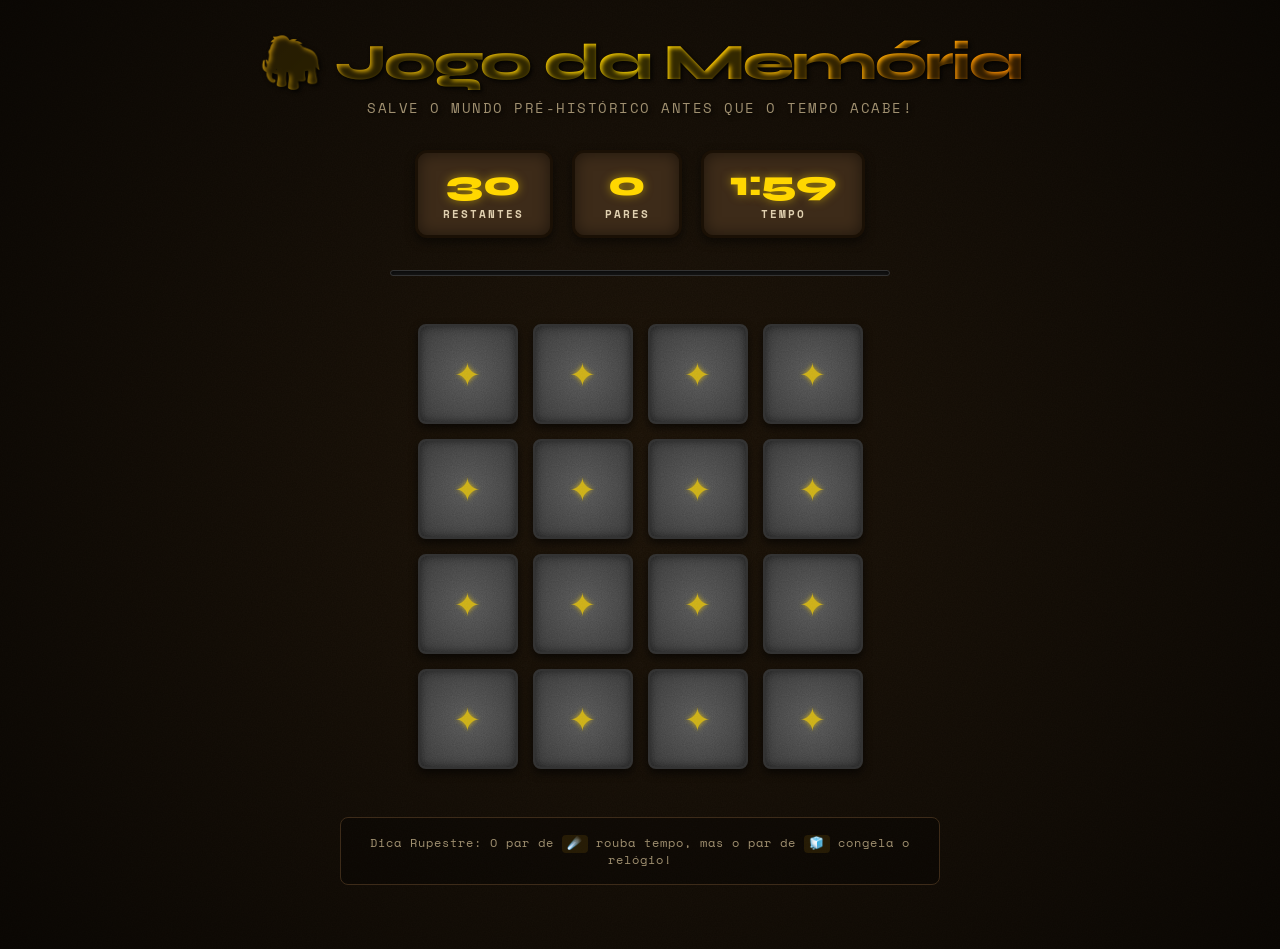
<file: index.html>
<!DOCTYPE html>
<html lang="pt-BR">
<head>
<meta charset="UTF-8">
<meta name="viewport" content="width=device-width, initial-scale=1.0">
<link rel="icon" href="data:image/svg+xml,<svg xmlns=%22http://www.w3.org/2000/svg%22 viewBox=%220 0 100 100%22><text y=%22.9em%22 font-size=%2290%22>🦣</text></svg>">
<title>Jogo da Memória — Idade da Pedra</title>
<link href="https://fonts.googleapis.com/css2?family=Space+Mono:wght@400;700&family=Syne:wght@700;800&display=swap" rel="stylesheet">

<style>
/* ============================================================
   🎨 VARIÁVEIS PRÉ-HISTÓRICAS
   ============================================================ */
:root {
  /* Cores de Fundo e Ambiente (Caverna) */
  --cor-fundo:       #2a1b0a; /* Marrom muito escuro */
  --cor-painel:      #3d2b19; /* Pedra escura */
  --cor-borda:       #1a1005; /* Borda quase preta */

  /* Estilo da Carta (Pedra Talhada) */
  --cor-carta-verso: #5c5c5c; /* Pedra Cinza */
  --cor-carta-frente:#a0522d; /* Terracota / Barro queimado */
  --cor-carta-borda: #333333;
  --cor-carta-hover: #707070; /* Pedra mais clara no hover */

  /* Estados e Efeitos */
  --cor-acerto:      #00ff88; /* Verde Neon Mineral */
  --cor-erro:        #ff4444; /* Vermelho Lava */
  --cor-destaque:    #b8860b; /* Ouro Velho */
  --cor-ouro:        #ffd700; /* Ouro Brilhante */

  /* Textos */
  --cor-texto:       #e0d0b0; /* Bege Osso/Areia */
  --cor-texto-dim:   #a09070; /* Marrom claro seco */

  /* Tipografia */
  --fonte-titulo:    'Syne', sans-serif;
  --fonte-corpo:     'Space Mono', monospace;

  /* Tamanhos e Formas (Menos regulares) */
  --tamanho-carta:   100px;
  --gap-grade:       15px;
  --raio-carta:      8px; /* Cantos menos arredondados */
  --raio-painel:     12px;

  --emoji-size:      2.8rem;
}

/* ============================================================
   RESET & BASE
   ============================================================ */
*, *::before, *::after { box-sizing: border-box; margin: 0; padding: 0; }

body {
  min-height: 100vh;
  /* Textura de Pedra de Caverna/Arte Rupestre */
  background:
    radial-gradient(circle at 50% 50%, rgba(0,0,0,0.4) 0%, rgba(0,0,0,0.8) 100%),
    url('data:image/svg+xml,<svg xmlns="http://www.w3.org/2000/svg" width="400" height="400" viewBox="0 0 400 400"><defs><filter id="n"><feTurbulence type="fractalNoise" baseFrequency="0.8" numOctaves="3" stitchTiles="stitch"/><feColorMatrix type="matrix" values="0 0 0 0 0.3 0 0 0 0 0.2 0 0 0 0 0.1 0 0 0 0.5 0"/></filter></defs><rect width="400" height="400" fill="%232a1b0a"/><rect width="400" height="400" filter="url(%23n)" opacity="0.3"/></svg>');
  background-color: var(--cor-fundo);
  font-family: var(--fonte-corpo);
  color: var(--cor-texto);
  display: flex;
  flex-direction: column;
  align-items: center;
  padding: 2rem 1rem 4rem;
  gap: 2rem;
}

/* ============================================================
   CABEÇALHO
   ============================================================ */
header {
  text-align: center;
  animation: fadeDown 0.8s ease both;
  text-shadow: 2px 2px 4px rgba(0,0,0,0.8);
}

header h1 {
  font-family: var(--fonte-titulo);
  font-size: clamp(2rem, 6vw, 3.2rem);
  font-weight: 800;
  letter-spacing: -2px;
  background: linear-gradient(135deg, var(--cor-destaque), var(--cor-ouro), #ff8800);
  -webkit-background-clip: text;
  -webkit-text-fill-color: transparent;
  background-clip: text;
  margin-bottom: 5px;
}

header p {
  font-size: 0.85rem;
  color: var(--cor-texto-dim);
  letter-spacing: 1.5px;
  text-transform: uppercase;
}

/* ============================================================
   PLACAR (Tábuas de Pedra)
   ============================================================ */
.placar {
  display: flex;
  gap: 1.2rem;
  animation: fadeDown 0.6s 0.2s ease both;
}

.stat {
  background: var(--cor-painel);
  /* Borda Irregular estilo pedra */
  border: 3px solid var(--cor-borda);
  border-radius: var(--raio-painel);
  box-shadow: inset 0 0 15px rgba(0,0,0,0.5), 0 4px 10px rgba(0,0,0,0.5);
  padding: 0.8rem 1.6rem;
  text-align: center;
  min-width: 110px;
  transition: transform 0.2s, box-shadow 0.2s;
  position: relative;
}

.stat:hover {
  transform: translateY(-3px) scale(1.02);
  box-shadow: inset 0 0 10px rgba(0,0,0,0.3), 0 6px 15px rgba(0,0,0,0.6);
}

.stat-valor {
  font-family: var(--fonte-titulo);
  font-size: 2.2rem;
  font-weight: 800;
  color: var(--cor-ouro);
  line-height: 1;
  text-shadow: 0 0 10px rgba(255, 215, 0, 0.5);
}

.stat-valor.pulsar { animation: pulsar 0.4s ease; }

.stat-label {
  font-size: 0.7rem;
  color: var(--cor-texto);
  letter-spacing: 2px;
  text-transform: uppercase;
  margin-top: 4px;
  font-weight: 700;
}

/* ============================================================
   BARRA DE PROGRESSO (Lava/Musgo)
   ============================================================ */
.progresso-wrap {
  width: min(500px, 90vw);
  height: 6px;
  background: #1a1a1a;
  border-radius: 50px;
  overflow: hidden;
  box-shadow: inset 0 2px 4px rgba(0,0,0,0.7);
  animation: fadeUp 0.6s 0.4s ease both;
  border: 1px solid #333;
}

.progresso-barra {
  height: 100%;
  /* Gradiente de Verde Musgo para Ouro */
  background: linear-gradient(90deg, #1a8a5f, var(--cor-acerto), var(--cor-ouro));
  border-radius: 50px;
  width: 0%;
  transition: width 0.5s cubic-bezier(0.4, 0, 0.2, 1);
  box-shadow: 0 0 10px var(--cor-acerto);
}

/* ============================================================
   GRADE DE CARTAS
   ============================================================ */
.grade {
  display: grid;
  grid-template-columns: repeat(4, var(--tamanho-carta));
  gap: var(--gap-grade);
  padding: 1rem;
  animation: fadeUp 0.8s 0.3s ease both;
}

/* ============================================================
   CARTA — ESTILO PEDRA TÁLICA
   ============================================================ */
.carta {
  width: var(--tamanho-carta);
  height: var(--tamanho-carta);
  cursor: pointer;
  perspective: 1000px; /* Aumentado para melhor efeito 3D */
}

.carta-inner {
  position: relative;
  width: 100%;
  height: 100%;
  transform-style: preserve-3d;
  transition: transform 0.6s cubic-bezier(0.23, 1, 0.32, 1);
  border-radius: var(--raio-carta);
  box-shadow: 0 4px 8px rgba(0,0,0,0.6);
}

.carta.virada .carta-inner,
.carta.acertada .carta-inner {
  transform: rotateY(180deg);
}

/* Faces */
.carta-frente,
.carta-verso {
  position: absolute;
  inset: 0;
  border-radius: var(--raio-carta);
  backface-visibility: hidden;
  -webkit-backface-visibility: hidden;
  display: flex;
  align-items: center;
  justify-content: center;
  border: 2px solid var(--cor-carta-borda);
  font-size: var(--emoji-size);
  user-select: none;
}

/* Verso: Bloco de Pedra Bruta */
.carta-verso {
  background-color: var(--cor-carta-verso);
  /* Textura de Pedra Bruta */
  background-image:
    url('data:image/svg+xml,<svg xmlns="http://www.w3.org/2000/svg" width="100" height="100" viewBox="0 0 100 100"><defs><filter id="p"><feTurbulence type="fractalNoise" baseFrequency="0.9" numOctaves="2" stitchTiles="stitch"/><feColorMatrix type="matrix" values="0 0 0 0 0 0 0 0 0 0 0 0 0 0 0 0 0 0 0.4 0"/></filter></defs><rect width="100" height="100" filter="url(%23p)" opacity="0.5"/></svg>'),
    radial-gradient(circle at 50% 50%, #666 0%, #444 100%);
  color: var(--cor-ouro); /* Cor do símbolo central */
  font-size: 2rem;
  transition: background 0.3s, border-color 0.3s;
  box-shadow: inset 0 0 10px rgba(0,0,0,0.5);
}

/* Símbolo central no verso (✦) */
.icone-verso {
  opacity: 0.7;
  text-shadow: 0 0 5px var(--cor-ouro);
}

.carta:not(.virada):not(.acertada):hover .carta-verso {
  background-color: var(--cor-carta-hover);
  border-color: var(--cor-destaque);
  transform: scale(1.03);
}

/* Frente: Terracota/Barro Queimado */
.carta-frente {
  background-color: var(--cor-carta-frente);
  background-image: radial-gradient(circle at 50% 50%, #b0623d 0%, #80421d 100%);
  transform: rotateY(180deg);
  box-shadow: inset 0 0 15px rgba(0,0,0,0.5);
}

/* Estado acertado (Brilho Mineral) */
.carta.acertada .carta-frente {
  border-color: var(--cor-acerto);
  box-shadow: 0 0 20px rgba(0, 255, 136, 0.6), inset 0 0 20px rgba(0,0,0,0.5);
  animation: brilharAcerto 0.6s ease;
}

/* Estado errado (Lava/Agitação) */
.carta.errado .carta-inner {
  animation: shake 0.5s ease;
}

.carta.errado .carta-frente {
  border-color: var(--cor-erro);
  box-shadow: 0 0 15px var(--cor-erro), inset 0 0 15px rgba(0,0,0,0.5);
}

/* ============================================================
   MODAIS (Vitória e Game Over)
   ============================================================ */
.vitoria {
  display: none;
  flex-direction: column;
  align-items: center;
  gap: 1rem;
  background: var(--cor-painel);
  /* Textura de Pedra Escura nas Modais */
  background-image: url('data:image/svg+xml,<svg xmlns="http://www.w3.org/2000/svg" width="200" height="200" viewBox="0 0 200 200"><defs><filter id="n"><feTurbulence type="fractalNoise" baseFrequency="0.8" numOctaves="3" stitchTiles="stitch"/><feColorMatrix type="matrix" values="0 0 0 0 0 0 0 0 0 0 0 0 0 0 0 0 0 0 0.6 0"/></filter></defs><rect width="200" height="200" filter="url(%23n)" opacity="0.2"/></svg>');
  border: 4px solid var(--cor-borda);
  border-radius: var(--raio-painel);
  padding: 2.5rem 3rem;
  text-align: center;
  box-shadow: 0 10px 30px rgba(0,0,0,0.8), inset 0 0 20px rgba(0,0,0,0.5);
  animation: escalar 0.6s cubic-bezier(0.34, 1.56, 0.64, 1) both;
  position: fixed;
  top: 50%;
  left: 50%;
  transform: translate(-50%, -50%);
  z-index: 1000;
  max-width: 90vw;
}

.vitoria.visivel { display: flex; }

.vitoria-emoji { font-size: 4rem; margin-bottom: 0.5rem; animation: flutuar 2s ease-in-out infinite; }

.vitoria h2 {
  font-family: var(--fonte-titulo);
  font-size: 2.2rem;
  background: linear-gradient(135deg, var(--cor-ouro), #ff8800, var(--cor-acerto));
  -webkit-background-clip: text;
  -webkit-text-fill-color: transparent;
  background-clip: text;
  text-shadow: 0 2px 4px rgba(0,0,0,0.5);
}

/* Estilo específico para Game Over (Vulcão) */
#game-over h2 {
  background: linear-gradient(135deg, #ff4444, #ff8800, #550000);
  -webkit-background-clip: text;
  background-clip: text;
}

.vitoria p { font-size: 0.9rem; color: var(--cor-texto); margin-bottom: 1rem; }

/* ============================================================
   BOTÕES (Pedra Polida com Ouro)
   ============================================================ */
button {
  font-family: var(--fonte-corpo);
  font-size: 0.85rem;
  font-weight: 700;
  letter-spacing: 2px;
  text-transform: uppercase;
  color: #2a1b0a; /* Marrom escuro */
  /* Gradiente de Ouro Velho */
  background: linear-gradient(135deg, #b8860b, var(--cor-ouro), #ccac00);
  border: 3px solid #664400; /* Borda escura de ouro */
  border-radius: 50px;
  padding: 0.9rem 2.2rem;
  cursor: pointer;
  transition: all 0.3s ease;
  box-shadow: 0 4px 0 #664400, 0 6px 15px rgba(0,0,0,0.5);
  text-shadow: 0 1px 0 rgba(255,255,255,0.3);
}

button:hover {
  transform: translateY(-2px);
  background: linear-gradient(135deg, var(--cor-ouro), #ffdb4d);
  box-shadow: 0 4px 0 #664400, 0 8px 20px rgba(0,0,0,0.6);
}

button:active {
  transform: translateY(2px);
  box-shadow: 0 0 0 #664400, 0 2px 5px rgba(0,0,0,0.5);
}

/* Botão secundário (Voltar no Tempo) */
#btn-reiniciar {
  margin-top: 1rem;
}

/* ============================================================
   TEXTO POPUP (Efeitos de Carta)
   ============================================================ */
.popup-texto {
  position: fixed;
  top: 50%;
  left: 50%;
  transform: translate(-50%, -50%);
  font-family: var(--fonte-titulo);
  font-size: 3.5rem;
  font-weight: 800;
  pointer-events: none;
  z-index: 2000;
  text-shadow: 0 0 15px rgba(0,0,0,0.8), 2px 2px 4px rgba(0,0,0,1);
  animation: subirEFade 1.8s ease-out forwards;
}

/* ============================================================
   RODAPÉ DICA (Rupestre)
   ============================================================ */
.dica {
  font-size: 0.75rem;
  color: var(--cor-texto-dim);
  letter-spacing: 1px;
  margin-top: auto;
  padding: 1rem;
  background: rgba(0,0,0,0.3);
  border-radius: 8px;
  max-width: 600px;
  text-align: center;
  border: 1px solid #3d2b19;
}

.dica code {
  color: var(--cor-ouro);
  background: rgba(184, 134, 11, 0.15);
  padding: 2px 5px;
  border-radius: 4px;
  font-weight: 700;
}

/* ============================================================
   ANIMAÇÕES
   ============================================================ */
@keyframes fadeDown {
  from { opacity: 0; transform: translateY(-30px); }
  to   { opacity: 1; transform: translateY(0); }
}

@keyframes fadeUp {
  from { opacity: 0; transform: translateY(30px); }
  to   { opacity: 1; transform: translateY(0); }
}

@keyframes pulsar {
  0%   { transform: scale(1); }
  50%  { transform: scale(1.2); text-shadow: 0 0 15px var(--cor-ouro); }
  100% { transform: scale(1); }
}

@keyframes shake {
  0%, 100% { transform: rotateY(180deg) translateX(0); }
  20%       { transform: rotateY(180deg) translateX(-8px) rotateZ(-1deg); }
  40%       { transform: rotateY(180deg) translateX(8px) rotateZ(1deg); }
  60%       { transform: rotateY(180deg) translateX(-5px); }
  80%       { transform: rotateY(180deg) translateX(5px); }
}

@keyframes brilharAcerto {
  0%   { box-shadow: 0 0 0 0 rgba(0, 255, 136, 0.8); }
  70%  { box-shadow: 0 0 30px 10px rgba(0, 255, 136, 0); }
  100% { box-shadow: 0 0 20px rgba(0, 255, 136, 0.6); }
}

@keyframes escalar {
  from { opacity: 0; transform: translate(-50%, -50%) scale(0.8); }
  to   { opacity: 1; transform: translate(-50%, -50%) scale(1); }
}

@keyframes flutuar {
  0%, 100% { transform: translateY(0); }
  50%       { transform: translateY(-10px); }
}

@keyframes subirEFade {
  0% { opacity: 0; transform: translate(-50%, 0%) scale(0.8); }
  15% { opacity: 1; transform: translate(-50%, -50%) scale(1.1); }
  30% { opacity: 1; transform: translate(-50%, -50%) scale(1); }
  100% { opacity: 0; transform: translate(-50%, -200%) scale(1); }
}

/* ============================================================
   RESPONSIVO
   ============================================================ */
@media (max-width: 480px) {
  :root {
    --tamanho-carta: 75px;
    --gap-grade: 10px;
    --emoji-size: 2rem;
  }
  .placar { gap: 0.8rem; flex-wrap: wrap; justify-content: center; }
  .stat { min-width: 90px; padding: 0.6rem 1rem; }
  .stat-valor { font-size: 1.8rem; }
  .vitoria { padding: 2rem; width: 95vw; }
}
</style>
</head>
<body>

<header>
  <h1>🦣 Jogo da Memória</h1>
  <p>Salve o mundo pré-histórico antes que o tempo acabe!</p>
</header>

<div class="placar">
  <div class="stat">
    <div class="stat-valor" id="tentativas">30</div>
    <div class="stat-label">Restantes</div>
  </div>
  <div class="stat">
    <div class="stat-valor" id="acertos">0</div>
    <div class="stat-label">Pares</div>
  </div>
  <div class="stat">
    <div class="stat-valor" id="tempo">2:00</div>
    <div class="stat-label">Tempo</div>
  </div>
</div>

<div class="progresso-wrap">
  <div class="progresso-barra" id="progresso"></div>
</div>

<div class="grade" id="grade" role="list" aria-label="Grade de cartas do jogo da memória">
  </div>

<div class="vitoria" id="vitoria" role="alert" aria-live="polite">
  <div class="vitoria-emoji">🏆</div>
  <h2>Mundo Salvo!</h2>
  <p id="msg-vitoria">Você salvou os dinossauros da extinção!</p>
  <button onclick="iniciarJogo()">Jogar Novamente 🦖</button>
</div>

<div class="vitoria" id="game-over" role="alert" aria-live="polite">
  <div class="vitoria-emoji">🌋</div>
  <h2>Extinção!</h2>
  <p>O vulcão erupcionou ou o meteoro colidiu.</p>
  <button onclick="iniciarJogo()">Voltar no Tempo ⌛</button>
</div>

<div class="dica">
  <p>Dica Rupestre: O par de <code>☄️</code> rouba tempo, mas o par de <code>🧊</code> congela o relógio!</p>
</div>

<script>
// ============================================================
//  🔊 MOTOR DE ÁUDIO (HTML Audio API — arquivos externos)
//  Coloque os arquivos .mp3 numa pasta chamada "sons/" 
//  ao lado do index.html.
//
//  Sons necessários:
//    sons/inicio.mp3    → toca ao iniciar o jogo
//    sons/acerto.mp3    → par normal encontrado
//    sons/erro.mp3      → cartas não combinam
//    sons/gelo.mp3      → par de 🧊 encontrado
//    sons/meteoro.mp3   → par de ☄️ encontrado
//    sons/heartbeat.mp3 → batida de coração (loop nos últimos 10s)
//    sons/gameover.mp3  → derrota
//    sons/vitoria.mp3   → vitória
//
//  Sites gratuitos para baixar sons:
//    freesound.org | mixkit.co | pixabay.com/sound-effects
// ============================================================

const SONS = {
    inicio:    new Audio('sons/inicio.mp3'),
    acerto:    new Audio('sons/acerto.mp3'),
    erro:      new Audio('sons/erro.mp3'),
    gelo:      new Audio('sons/gelo.mp3'),
    meteoro:   new Audio('sons/meteoro.mp3'),
    heartbeat: new Audio('sons/heartbeat.mp3'),
    gameover:  new Audio('sons/gameover.mp3'),
    vitoria:   new Audio('sons/vitoria.mp3'),
};

// Heartbeat toca em loop contínuo
SONS.heartbeat.loop = true;

// Toca um som pelo nome — reinicia do início se já estiver tocando
function tocar(nome) {
    const som = SONS[nome];
    if (!som) return;
    som.currentTime = 0;
    som.play().catch(() => {}); // .catch evita erro no console se o arquivo não existir
}

// Aliases para manter os mesmos nomes usados no jogo
function somInicio()   { tocar('inicio'); }
function somAcerto()   { tocar('acerto'); }
function somErro()     { tocar('erro'); }
function somGelo()     { tocar('gelo'); }
function somMeteoro()  { tocar('meteoro'); }
function somGameOver() { pararBatidaCoracao(); tocar('gameover'); }
function somVitoria()  { pararBatidaCoracao(); tocar('vitoria'); }

// Batida de coração: usa loop nativo do Audio, sem setInterval
function iniciarBatidaCoracao() {
    SONS.heartbeat.currentTime = 0;
    SONS.heartbeat.play().catch(() => {});
}

function pararBatidaCoracao() {
    SONS.heartbeat.pause();
    SONS.heartbeat.currentTime = 0;
}

// ============================================================
//  CONFIGURAÇÕES & ESTADO
// ============================================================
const EMOJIS = ['🦖', '🦕', '🐉', '🏞️', '☄️', '🌋', '🌧️', '🧊'];
const TOTAL_PARES = EMOJIS.length;

// Estado do Jogo
let tempoCongelado = false;
let cartasViradas = [];
let acertos = 0;
let tentativasRestantes = 30;
let tempoRestante = 120; // segundos
let bloqueado = false;
let timerID = null;

// ============================================================
//  FUNÇÕES AUXILIARES DE UI
// ============================================================
function atualizarTempoUI() {
    const min = Math.floor(tempoRestante / 60);
    const seg = tempoRestante % 60;
    const tempoEl = document.getElementById('tempo');
    tempoEl.textContent = `${min}:${seg.toString().padStart(2, '0')}`;
    
    // Feedback visual de tempo acabando
    if (tempoRestante <= 10 && !tempoCongelado) {
        tempoEl.style.color = 'var(--cor-erro)';
        tempoEl.parentElement.style.borderColor = 'var(--cor-erro)';
        // Inicia batida de coração na primeira vez que chega em 10
        if (tempoRestante === 10) iniciarBatidaCoracao();
    } else if (!tempoCongelado) {
        tempoEl.style.color = '';
        tempoEl.parentElement.style.borderColor = '';
    }
}

function atualizarStatUI(id, valor) {
    const el = document.getElementById(id);
    el.textContent = valor;
    el.classList.remove('pulsar');
    void el.offsetWidth; // Trigger reflow para reiniciar animação
    el.classList.add('pulsar');
}

function mostrarEfeito(texto, cor) {
    const div = document.createElement('div');
    div.textContent = texto;
    div.className = 'popup-texto';
    div.style.color = cor;
    document.body.appendChild(div);
    
    // Remove o elemento após a animação terminar
    setTimeout(() => div.remove(), 1800);
}

// ============================================================
//  LÓGICA PRINCIPAL DO JOGO
// ============================================================
function iniciarJogo() {
    pararBatidaCoracao();
    setTimeout(somInicio, 100);

    // Reset de estado
    cartasViradas = [];
    acertos = 0;
    tentativasRestantes = 30;
    tempoRestante = 120;
    bloqueado = false;
    tempoCongelado = false;

    // Reset de UI
    document.getElementById('tentativas').textContent = tentativasRestantes;
    document.getElementById('acertos').textContent = '0';
    document.getElementById('progresso').style.width = '0%';
    document.getElementById('tempo').style.color = '';
    document.getElementById('tempo').parentElement.style.borderColor = '';
    
    // Fechar Modais
    document.getElementById('vitoria').classList.remove('visivel');
    document.getElementById('game-over').classList.remove('visivel');
    
    atualizarTempoUI();

    // Iniciar Cronômetro
    clearInterval(timerID);
    timerID = setInterval(contarTempo, 1000);

    // Embaralhar ( Fisher-Yates )
    const pares = [...EMOJIS, ...EMOJIS];
    for (let i = pares.length - 1; i > 0; i--) {
        const j = Math.floor(Math.random() * (i + 1));
        [pares[i], pares[j]] = [pares[j], pares[i]];
    }

    // Renderizar Grade
    const grade = document.getElementById('grade');
    grade.innerHTML = '';

    pares.forEach((emoji) => {
        const carta = document.createElement('div');
        carta.className = 'carta';
        carta.dataset.emoji = emoji;
        carta.setAttribute('role', 'listitem');
        carta.setAttribute('aria-label', 'Carta oculta');
        
        carta.innerHTML = `
            <div class="carta-inner">
                <div class="carta-verso">
                    <span class="icone-verso">✦</span>
                </div>
                <div class="carta-frente" aria-hidden="true">
                    ${emoji}
                </div>
            </div>`;
        
        carta.onclick = () => clicarCarta(carta);
        grade.appendChild(carta);
    });
}

function clicarCarta(carta) {
    // Verifica bloqueios: animação rodando, carta já virada ou já acertada
    if (bloqueado || carta.classList.contains('virada') || carta.classList.contains('acertada')) return;

    carta.classList.add('virada');
    carta.setAttribute('aria-label', `Carta revelada: ${carta.dataset.emoji}`);
    cartasViradas.push(carta);

    // Se virou apenas a primeira carta, aguarda
    if (cartasViradas.length < 2) return;

    // --- Processar Segunda Carta ---
    bloqueado = true; // Bloqueia cliques até processar o par
    tentativasRestantes--;
    atualizarStatUI('tentativas', tentativasRestantes);

    const [c1, c2] = cartasViradas;
    
    // Verificar se é Par
    if (c1.dataset.emoji === c2.dataset.emoji) {
        // ✅ ACERTOU
        c1.classList.add('acertada');
        c2.classList.add('acertada');
        c1.setAttribute('aria-label', `Par encontrado: ${c1.dataset.emoji}`);
        c2.setAttribute('aria-label', `Par encontrado: ${c2.dataset.emoji}`);
        
        // --- Efeitos Especiais de Cartas ---
        // ☄️ Efeito Meteoro (Perde Tempo)
        if (c1.dataset.emoji === '☄️') {
            tempoRestante -= 15;
            if (tempoRestante < 0) tempoRestante = 0;
            atualizarTempoUI();
            mostrarEfeito("-15 SEG", "var(--cor-erro)");
            somMeteoro();
        } 
        // 🧊 Efeito Gelo (Congela Tempo)
        else if (c1.dataset.emoji === '🧊') {
            tempoCongelado = true;
            document.getElementById('tempo').style.color = 'var(--cor-acerto)';
            document.getElementById('tempo').parentElement.style.borderColor = 'var(--cor-acerto)';
            mostrarEfeito("TEMPO CONGELADO!", "var(--cor-acerto)");
            somGelo();
            pararBatidaCoracao(); // Gelo também pausa a batida de coração
            
            // Timeout para descongelar
            setTimeout(() => {
                tempoCongelado = false;
                // Só volta a cor se o tempo não estiver acabando
                if (tempoRestante > 10) {
                    document.getElementById('tempo').style.color = '';
                    document.getElementById('tempo').parentElement.style.borderColor = '';
                }
            }, 15000); // 15 segundos
        } else {
            // Acerto normal
            mostrarEfeito("PAR!", "var(--cor-ouro)");
            somAcerto();
        }

        acertos++;
        atualizarStatUI('acertos', acertos);
        
        // Atualizar Barra de Progresso
        const porcentagem = (acertos / TOTAL_PARES) * 100;
        document.getElementById('progresso').style.width = `${porcentagem}%`;
        
        // Limpar estado de viradas e desbloquear
        cartasViradas = [];
        bloqueado = false;

        // Verificar Vitória
        if (acertos === TOTAL_PARES) {
            setTimeout(() => finalizarJogo(true), 600);
        }

    } else {
        // ❌ ERROU
        c1.classList.add('errado');
        c2.classList.add('errado');
        somErro();
        
        // Espera animação de erro (shake) terminar e desvira
        setTimeout(() => {
            c1.classList.remove('virada', 'errado');
            c2.classList.remove('virada', 'errado');
            c1.setAttribute('aria-label', 'Carta oculta');
            c2.setAttribute('aria-label', 'Carta oculta');
            cartasViradas = [];
            bloqueado = false; // Desbloqueia cliques
        }, 1000);
    }

    // --- Verificar Derrota por Tentativas ---
    // (Apenas se não ganhou nesta jogada)
    if (tentativasRestantes <= 0 && acertos < TOTAL_PARES) {
        setTimeout(() => finalizarJogo(false), 1000);
    }
}

function contarTempo() {
    // Se o tempo estiver congelado pelo Gelo, não faz nada
    if (tempoCongelado) return;

    tempoRestante--;
    atualizarTempoUI();
    
    // Verificar Derrota por Tempo
    if (tempoRestante <= 0) {
        finalizarJogo(false);
    }
}

function finalizarJogo(venceu) {
    clearInterval(timerID); // Para o cronômetro
    bloqueado = true; // Bloqueia qualquer clique final
    
    if (venceu) {
        // Calcula tempo total gasto
        const tempoGasto = 120 - tempoRestante;
        const min = Math.floor(tempoGasto / 60);
        const seg = tempoGasto % 60;
        document.getElementById('msg-vitoria').textContent = `Você salvou o mundo em ${min}:${seg.toString().padStart(2, '0')} com ${tentativasRestantes} tentativas restantes!`;
        document.getElementById('vitoria').classList.add('visivel');
        setTimeout(somVitoria, 200);
    } else {
        // Exibe modal de Game Over
        document.getElementById('game-over').classList.add('visivel');
        setTimeout(somGameOver, 100);
    }
}

// ============================================================
//  INICIALIZAÇÃO
// ============================================================
// Inicia o jogo automaticamente ao carregar a página
window.onload = iniciarJogo;

</script>
</body>
</html>
</file>
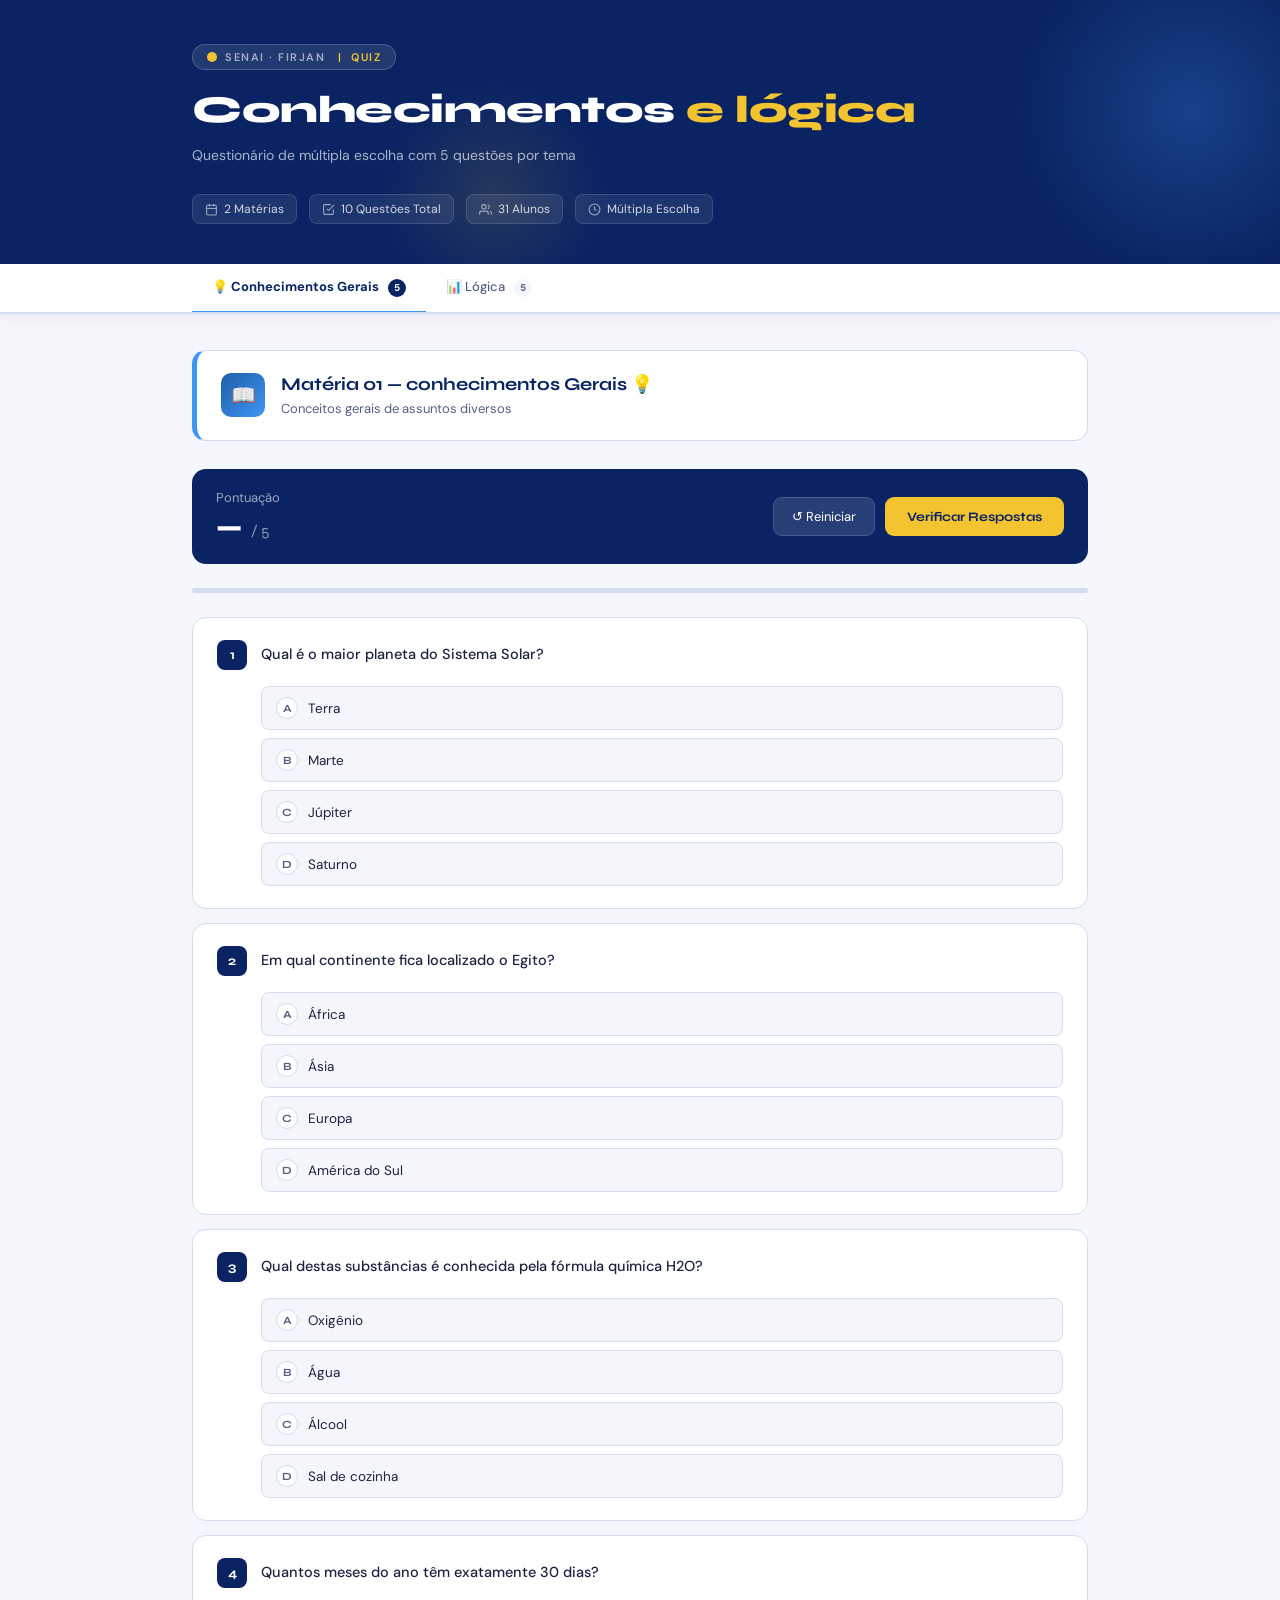
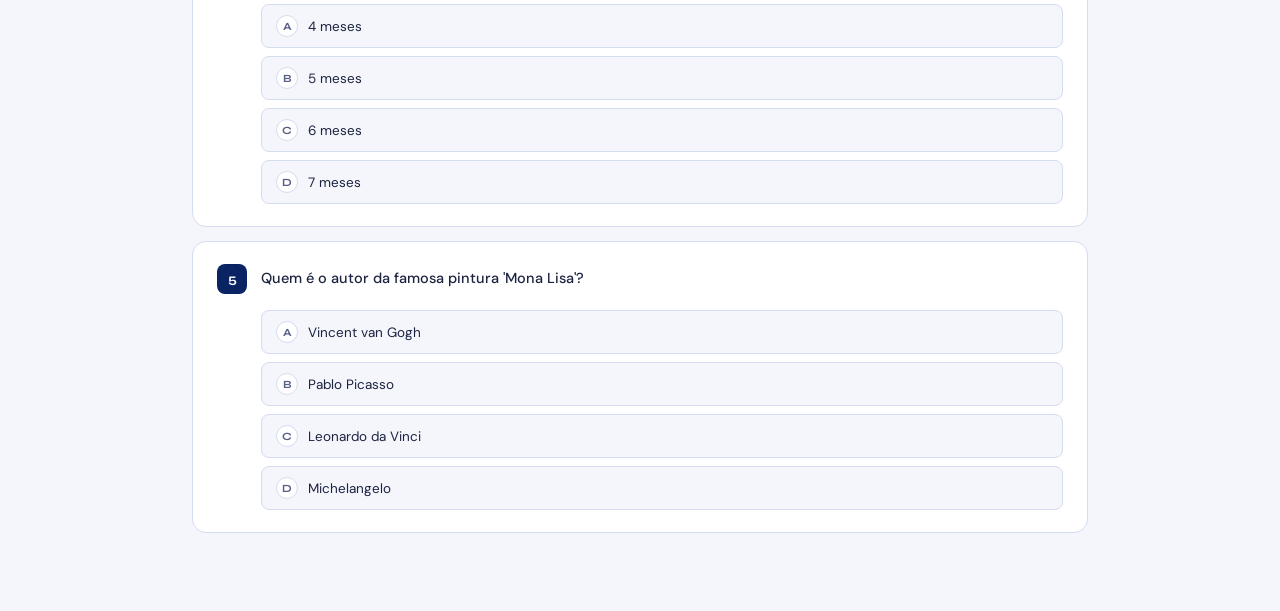
<file: Quiz/index.html>
<!DOCTYPE html>
<html lang="pt-BR">
<head>
<meta charset="UTF-8">
<meta name="viewport" content="width=device-width, initial-scale=1.0">
<title>Questionário — Conhecimentos | SENAI</title>
<link rel="stylesheet" href="style_quiz.css">
<script src="script_quiz.js" defer></script>

</head>
<body>

<header>
  <div class="header-inner">
    <div class="header-badge">
      <svg width="10" height="10" viewBox="0 0 10 10" fill="none"><circle cx="5" cy="5" r="5" fill="#F4C430"/></svg>
      <span>SENAI · FIRJAN</span> &nbsp;|&nbsp; Quiz
    </div>
    <h1>Conhecimentos <em> e lógica</em></h1>
    <p class="header-sub">Questionário de múltipla escolha com 5 questões por tema</p>
    <div class="header-meta">
      <div class="meta-chip">
        <svg width="13" height="13" viewBox="0 0 24 24" fill="none" stroke="currentColor" stroke-width="2"><rect x="3" y="4" width="18" height="18" rx="2"/><line x1="16" y1="2" x2="16" y2="6"/><line x1="8" y1="2" x2="8" y2="6"/><line x1="3" y1="10" x2="21" y2="10"/></svg>
        2 Matérias
      </div>
      <div class="meta-chip">
        <svg width="13" height="13" viewBox="0 0 24 24" fill="none" stroke="currentColor" stroke-width="2"><path d="M9 11l3 3L22 4"/><path d="M21 12v7a2 2 0 01-2 2H5a2 2 0 01-2-2V5a2 2 0 012-2h11"/></svg>
        10 Questões Total
      </div>
      <div class="meta-chip">
        <svg width="13" height="13" viewBox="0 0 24 24" fill="none" stroke="currentColor" stroke-width="2"><path d="M17 21v-2a4 4 0 00-4-4H5a4 4 0 00-4 4v2"/><circle cx="9" cy="7" r="4"/><path d="M23 21v-2a4 4 0 00-3-3.87"/><path d="M16 3.13a4 4 0 010 7.75"/></svg>
        31 Alunos
      </div>
      <div class="meta-chip">
        <svg width="13" height="13" viewBox="0 0 24 24" fill="none" stroke="currentColor" stroke-width="2"><circle cx="12" cy="12" r="10"/><polyline points="12 6 12 12 16 14"/></svg>
        Múltipla Escolha
      </div>
    </div>
  </div>
</header>

<div class="tabs-bar">
  <div class="tabs-inner">
    <button class="tab-btn active" onclick="showTab(0)">💡 Conhecimentos Gerais <span class="tab-num">5</span></button>
    <button class="tab-btn" onclick="showTab(1)">📊 Lógica <span class="tab-num">5</span></button>
    <button class="tab-btn" onclick="showTab(2)"style="display:none;">⚙️Java Script <span class="tab-num">10</span></button>
    <button class="tab-btn" onclick="showTab(3)" style="display:none;">❌<span class="tab-num">10</span></button>
    <button class="tab-btn" onclick="showTab(4)" style="display:none;">❌<span class="tab-num">10</span></button>
  </div>
</div>

<main>

<!-- ══════════════════════════ AULA 01 ══════════════════════════ -->
<div class="section active" id="section-0">
  <div class="section-header">
    <div class="section-icon">📖</div>
    <div class="section-info">
      <h2>Matéria 01 — conhecimentos Gerais 💡</h2>
      <p>Conceitos gerais de assuntos diversos</p>
    </div>
  </div>
  <div class="score-box" id="score-0">
    <div>
      <div class="score-label">Pontuação</div>
      <div class="score-value" id="scoreVal-0">— <span>/ 5</span></div>
    </div>
    <div style="display:flex;gap:10px;flex-wrap:wrap">
      <button class="reset-btn" onclick="resetSection(0)">↺ Reiniciar</button>
      <button class="check-btn" onclick="checkSection(0)">Verificar Respostas</button>
    </div>
  </div>
  <div class="progress-bar-wrap"><div class="progress-bar-fill" id="prog-0" style="width:0%"></div></div>
  <div id="questions-0"></div>
</div>

<!-- ══════════════════════════ AULA 02 ══════════════════════════ -->
<div class="section" id="section-1">
  <div class="section-header">
    <div class="section-icon">🧠</div>
    <div class="section-info">
      <h2>Matéria 02 — Lógica 📊</h2>
      <p>Conceitos de lógica e resolução de problemas.</p>
    </div>
  </div>
  <div class="score-box" id="score-1">
    <div>
      <div class="score-label">Pontuação</div>
      <div class="score-value" id="scoreVal-1">— <span>/ 5</span></div>
    </div>
    <div style="display:flex;gap:10px;flex-wrap:wrap">
      <button class="reset-btn" onclick="resetSection(1)">↺ Reiniciar</button>
      <button class="check-btn" onclick="checkSection(1)">Verificar Respostas</button>
    </div>
  </div>
  <div class="progress-bar-wrap"><div class="progress-bar-fill" id="prog-1" style="width:0%"></div></div>
  <div id="questions-1"></div>
</div>

<!-- ══════════════════════════ AULA 03 ══════════════════════════ -->
<div class="section" id="section-2">
  <div class="section-header">
    <div class="section-icon">⚙️</div>
    <div class="section-info">
      <h2>Matéria 03 — JavaScript 🧠</h2>
      <p>Conceitos de JavaScript, sintaxe, variáveis, tipos de dados, funções, manipulação do DOM e eventos.</p>
    </div>
  </div>
  <div class="score-box" id="score-2">
    <div>
      <div class="score-label">Pontuação</div>
      <div class="score-value" id="scoreVal-2">— <span>/ 10</span></div>
    </div>
    <div style="display:flex;gap:10px;flex-wrap:wrap">
      <button class="reset-btn" onclick="resetSection(2)">↺ Reiniciar</button>
      <button class="check-btn" onclick="checkSection(2)">Verificar Respostas</button>
    </div>
  </div>
  <div class="progress-bar-wrap"><div class="progress-bar-fill" id="prog-2" style="width:0%"></div></div>
  <div id="questions-2"></div>
</div>

<!-- ══════════════════════════ AULA 04 ══════════════════════════ -->
<div class="section" id="section-3">
  <div class="section-header">
    <div class="section-icon">🐳</div>
    <div class="section-info">
      <h2>Aula 04 — Introdução ao Docker e Fechamento do Módulo</h2>
      <p>Virtualização, diferença entre VM e Container, conceitos-chave do Docker (Image, Container, Dockerfile, Docker Hub) e comandos básicos.</p>
    </div>
  </div>
  <div class="score-box" id="score-3">
    <div>
      <div class="score-label">Pontuação</div>
      <div class="score-value" id="scoreVal-3">— <span>/ 10</span></div>
    </div>
    <div style="display:flex;gap:10px;flex-wrap:wrap">
      <button class="reset-btn" onclick="resetSection(3)">↺ Reiniciar</button>
      <button class="check-btn" onclick="checkSection(3)">Verificar Respostas</button>
    </div>
  </div>
  <div class="progress-bar-wrap"><div class="progress-bar-fill" id="prog-3" style="width:0%"></div></div>
  <div id="questions-3"></div>
</div>

<!-- ══════════════════════════ GUIA ══════════════════════════ -->
<div class="section" id="section-4">
  <div class="section-header">
    <div class="section-icon">📋</div>
    <div class="section-info">
      <h2>Como importar para o Google Forms</h2>
      <p>Passo a passo para criar o formulário de avaliação no Google Forms com todas as 40 questões.</p>
    </div>
  </div>
  <div class="export-guide">
    <h3>📋 Passos para criar o Google Forms</h3>
    <div class="steps">
      <div class="step"><strong>Passo 1</strong>Acesse forms.google.com e clique em "+" para criar um novo formulário.</div>
      <div class="step"><strong>Passo 2</strong>Dê o título: "Avaliação — Programador Front-End | Módulo Básico".</div>
      <div class="step"><strong>Passo 3</strong>Adicione uma seção por aula (botão de seção). Nomeie cada seção com o título da aula.</div>
      <div class="step"><strong>Passo 4</strong>Para cada pergunta, escolha o tipo "Múltipla escolha" e cole a pergunta + alternativas desta página.</div>
      <div class="step"><strong>Passo 5</strong>Ative "Gabarito" (botão roxo "Questionário" nas configurações) e marque a alternativa correta em cada questão.</div>
      <div class="step"><strong>Passo 6</strong>Nas configurações, ative "Reúna endereços de e-mail" para identificar os 31 alunos.</div>
    </div>
  </div>
  <div id="gabarito-list"></div>
</div>

</main>

<script>

</script>
</body>
</html>
</file>
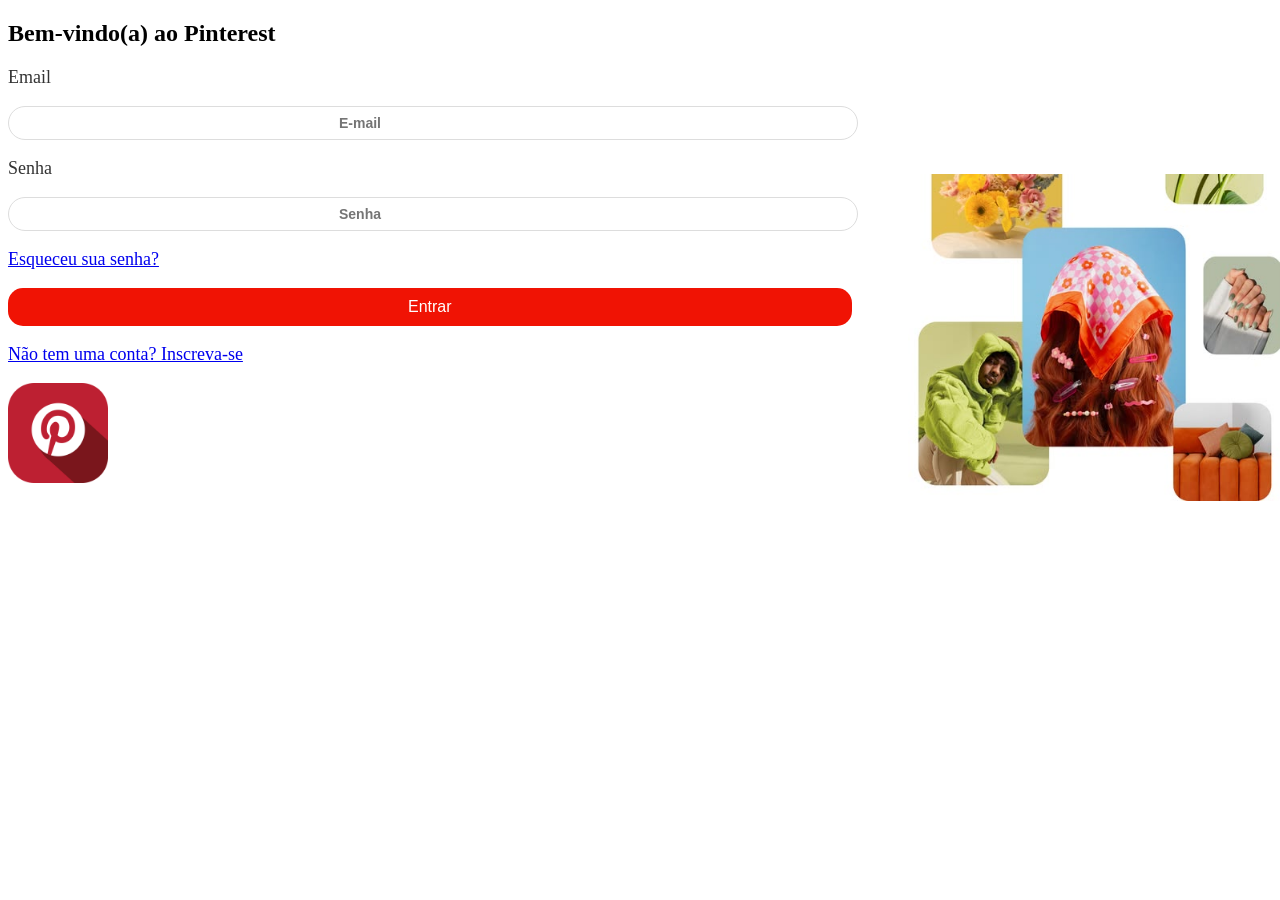
<file: trabalho-html/index.html>
<!DOCTYPE html>
<html lang="pt-br">

<head>
    <meta charset="UTF-8">
    <meta name="viewport" content="width=device-width, initial-scale=1.0">
    <title>Pinterest - Brasil 2026</title>
    <link rel="stylesheet" href="style.css">
    <script src="script.js"></script>
    <link rel="icon" type="image/x-icon" href="src/imagens/favicon.ico">
</head>

<body>
    <section>
        <div id="login">
            <h1>Bem-vindo(a) ao Pinterest</h1>
            <p>Email</p>
            <input type="text" id="email" placeholder="E-mail">
            <p>Senha</p>
            <input type="password" id="senha" placeholder="Senha"><br>

            <p><a href="#">Esqueceu sua senha?</a></p>

            <button id="login-button" onclick="login()">Entrar</button>
            <p><a href="#">Não tem uma conta? Inscreva-se</a></p>
        </div>
    </section>
    <section>
        <div id="home" style="display: none;">
            <h1>Sua página de criaividade e inspirações está aqui!</h1>
            <p>Explore ideias, crie painéis e compartilhe suas inspirações.</p>
            <button id="logout-button" onclick="logout()">Sair</button>
        </div>
    </section>


    <div>
        <img src="src/imagens/logotipo-do-pinterest.png" id="icone" alt="Ícone do Pinterest">
    </div>

    <div>
        <img src="src/imagens/imagem-home.jpg" id="imagem" alt="uma sobreposição de imagens com paletas de cores vivas">
    </div>

</body>

</html>
</file>
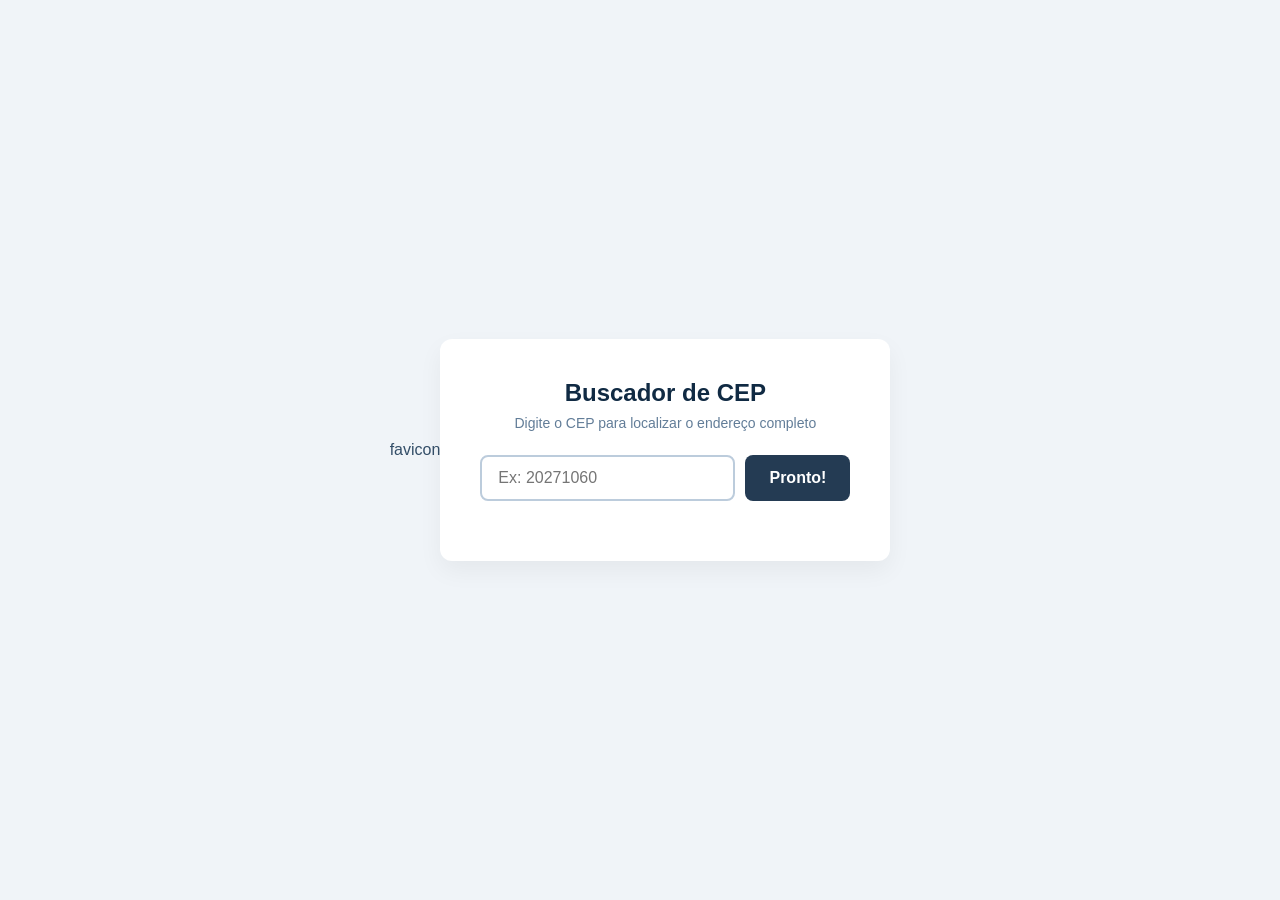
<file: projeto-cep.html>
<!DOCTYPE html>
<html lang="pt-br">

<head>
    <meta charset="UTF-8">
    <meta name="viewport" content="width=device-width, initial-scale=1.0">
    <link rel="stylesheet" href="style2.css">
    <title>Teste de CEP</title>
    favicon
    <link rel="🎯" type="image/png" href="🎯">

    <script>
        async function teste() {
            let cep = document.getElementById('valor').value;
            let div = document.getElementById('resultado');

            // Feedback visual de carregamento usando a classe certa do CSS
            div.innerHTML = "<p class='carregando'>Buscando endereço...</p>";

            cep = cep.replace(/\D/g, '');
            if (cep.length !== 8) {
                // Mensagem usando a classe 'erro' para ficar dentro do card vermelho
                div.innerHTML = "<span class='erro'>CEP inválido! Digite 8 números.</span>";
                return;
            }

            try {
                let resposta = await fetch(`https://viacep.com.br/ws/${cep}/json/`);
                let dados = await resposta.json();

                if (dados.erro) {
                    div.innerHTML = "<span class='erro'>CEP não encontrado!</span>";
                } else {
                    // Injeta a estrutura de blocos (cards de resultado) que o CSS vai estilizar
                    div.innerHTML = `
                        <div class='item-resultado'><strong>Logradouro:</strong> <span>${dados.logradouro || 'Não informado'}</span></div>
                        <div class='item-resultado'><strong>Bairro:</strong> <span>${dados.bairro || 'Não informado'}</span></div>
                        <div class='item-resultado'><strong>Região:</strong> <span>${dados.regiao || 'Não informado'}</span></div>
                        <div class='item-resultado'><strong>Cidade:</strong> <span>${dados.localidade} - ${dados.uf}</span></div>
                        <div class='item-resultado'><strong>DDD:</strong> <span>${dados.ddd || 'Não informado'}</span></div>
                    `;
                }

            } catch (erro) {
                div.innerHTML = "<span class='erro'>Erro ao conectar no serviço de CEP.</span>";
            }
        }
    </script>
</head>

<body>

    <main class="container">
        <h1>Buscador de CEP</h1>
        <p class="subtitulo">Digite o CEP para localizar o endereço completo</p>

        <div class="busca-box">
            <input type="text" id="valor" placeholder="Ex: 20271060" maxlength="9">
            <button onclick="teste()">Pronto!</button>
        </div>

        <div id="resultado"></div>
    </main>

</body>

</html>
</file>
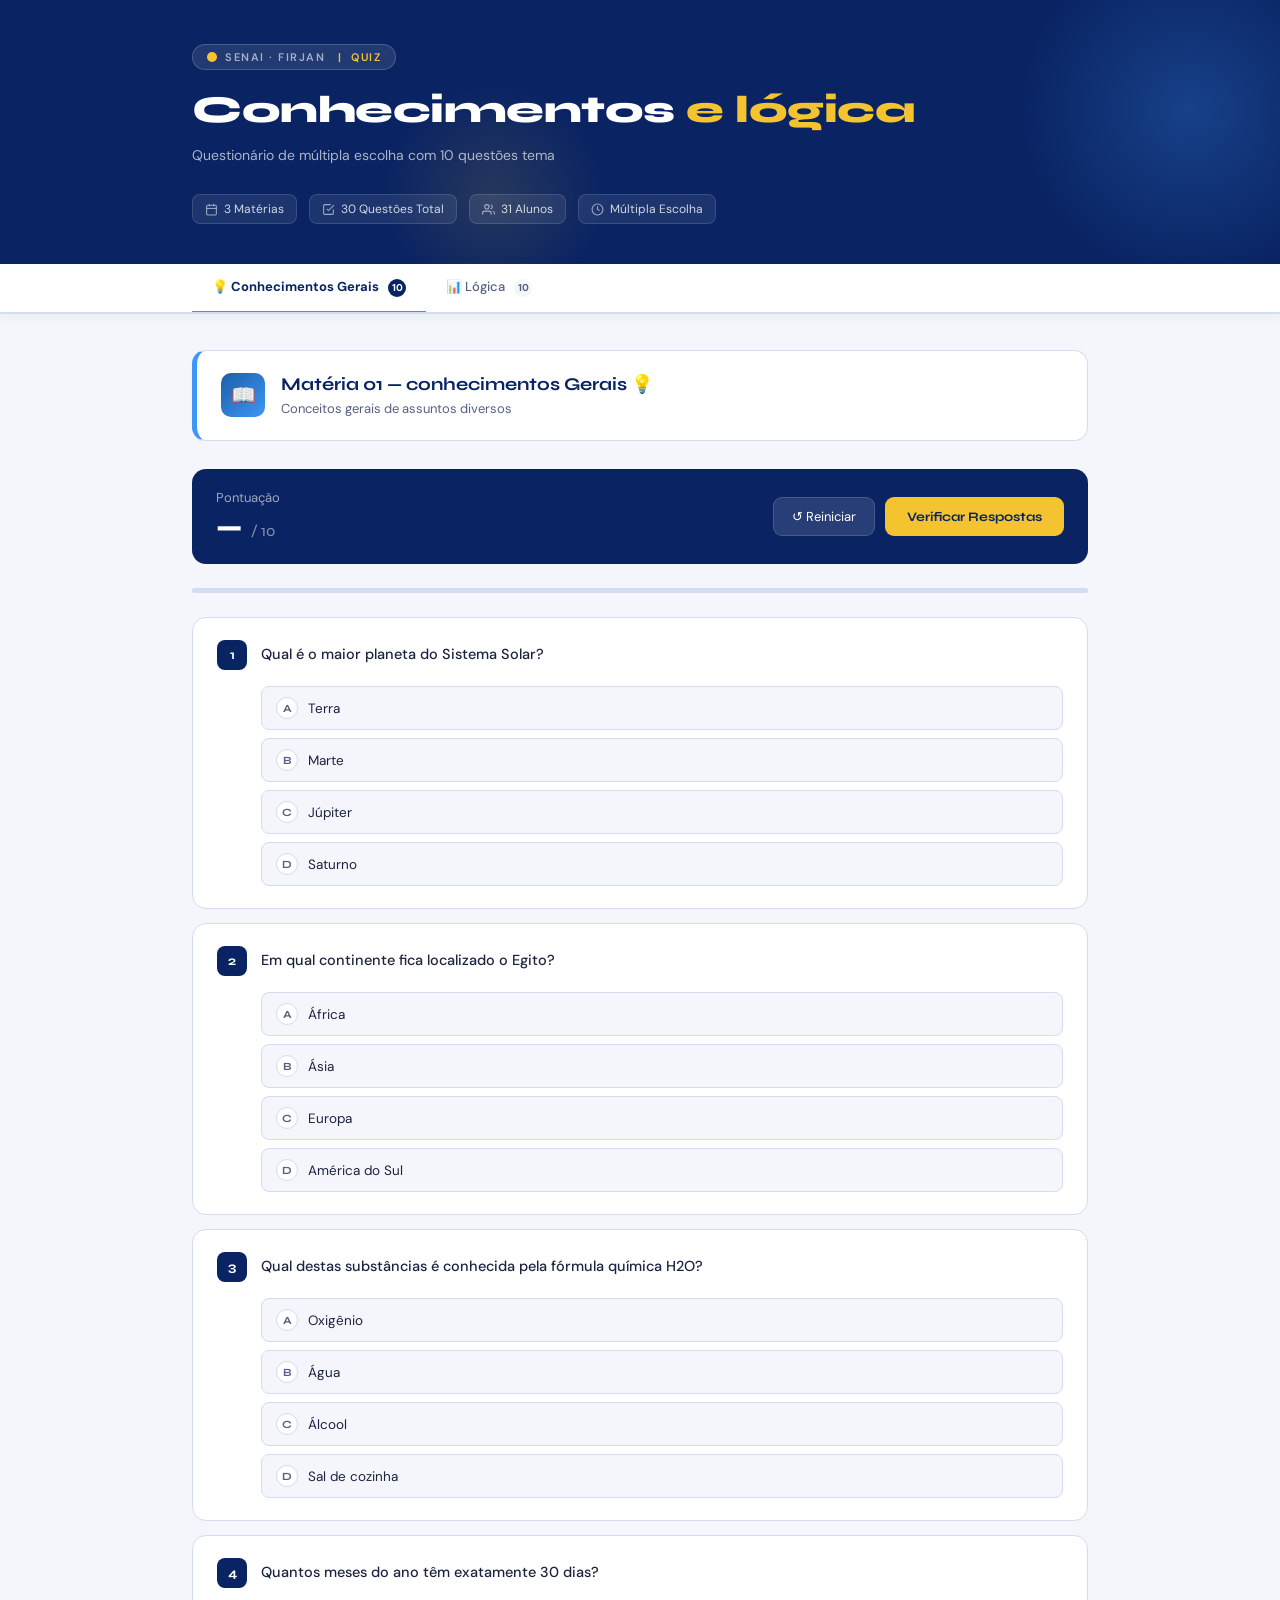
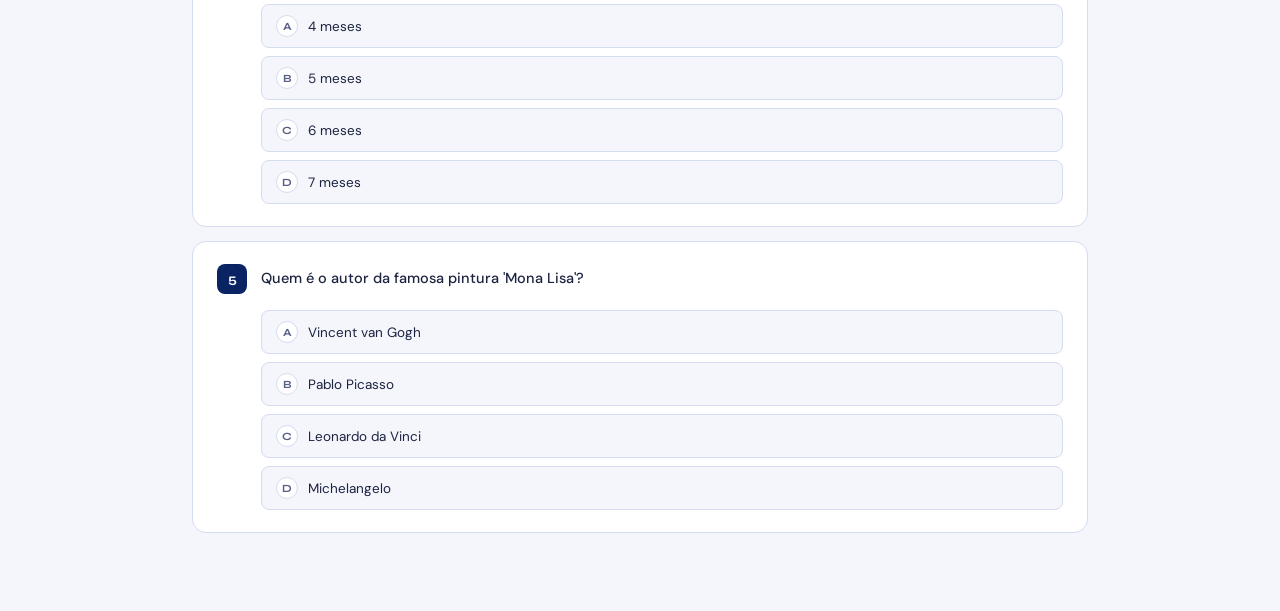
<file: quiz_desenvolvimento_web_senai.html>
<!DOCTYPE html>
<html lang="pt-BR">
<head>
<meta charset="UTF-8">
<meta name="viewport" content="width=device-width, initial-scale=1.0">
<title>Questionário — Conhecimentos | SENAI</title>
<link rel="stylesheet" href="style_quiz.css">
<script src="script_quiz.js" defer></script>

</head>
<body>

<header>
  <div class="header-inner">
    <div class="header-badge">
      <svg width="10" height="10" viewBox="0 0 10 10" fill="none"><circle cx="5" cy="5" r="5" fill="#F4C430"/></svg>
      <span>SENAI · FIRJAN</span> &nbsp;|&nbsp; Quiz
    </div>
    <h1>Conhecimentos <em> e lógica</em></h1>
    <p class="header-sub">Questionário de múltipla escolha com 10 questões tema</p>
    <div class="header-meta">
      <div class="meta-chip">
        <svg width="13" height="13" viewBox="0 0 24 24" fill="none" stroke="currentColor" stroke-width="2"><rect x="3" y="4" width="18" height="18" rx="2"/><line x1="16" y1="2" x2="16" y2="6"/><line x1="8" y1="2" x2="8" y2="6"/><line x1="3" y1="10" x2="21" y2="10"/></svg>
        3 Matérias
      </div>
      <div class="meta-chip">
        <svg width="13" height="13" viewBox="0 0 24 24" fill="none" stroke="currentColor" stroke-width="2"><path d="M9 11l3 3L22 4"/><path d="M21 12v7a2 2 0 01-2 2H5a2 2 0 01-2-2V5a2 2 0 012-2h11"/></svg>
        30 Questões Total
      </div>
      <div class="meta-chip">
        <svg width="13" height="13" viewBox="0 0 24 24" fill="none" stroke="currentColor" stroke-width="2"><path d="M17 21v-2a4 4 0 00-4-4H5a4 4 0 00-4 4v2"/><circle cx="9" cy="7" r="4"/><path d="M23 21v-2a4 4 0 00-3-3.87"/><path d="M16 3.13a4 4 0 010 7.75"/></svg>
        31 Alunos
      </div>
      <div class="meta-chip">
        <svg width="13" height="13" viewBox="0 0 24 24" fill="none" stroke="currentColor" stroke-width="2"><circle cx="12" cy="12" r="10"/><polyline points="12 6 12 12 16 14"/></svg>
        Múltipla Escolha
      </div>
    </div>
  </div>
</header>

<div class="tabs-bar">
  <div class="tabs-inner">
    <button class="tab-btn active" onclick="showTab(0)">💡 Conhecimentos Gerais <span class="tab-num">10</span></button>
    <button class="tab-btn" onclick="showTab(1)">📊 Lógica <span class="tab-num">10</span></button>
    <button class="tab-btn" onclick="showTab(2)"style="display:none;">⚙️Java Script <span class="tab-num">10</span></button>
    <button class="tab-btn" onclick="showTab(3)" style="display:none;">❌<span class="tab-num">10</span></button>
    <button class="tab-btn" onclick="showTab(4)" style="display:none;">❌<span class="tab-num">10</span></button>
  </div>
</div>

<main>

<!-- ══════════════════════════ AULA 01 ══════════════════════════ -->
<div class="section active" id="section-0">
  <div class="section-header">
    <div class="section-icon">📖</div>
    <div class="section-info">
      <h2>Matéria 01 — conhecimentos Gerais 💡</h2>
      <p>Conceitos gerais de assuntos diversos</p>
    </div>
  </div>
  <div class="score-box" id="score-0">
    <div>
      <div class="score-label">Pontuação</div>
      <div class="score-value" id="scoreVal-0">— <span>/ 10</span></div>
    </div>
    <div style="display:flex;gap:10px;flex-wrap:wrap">
      <button class="reset-btn" onclick="resetSection(0)">↺ Reiniciar</button>
      <button class="check-btn" onclick="checkSection(0)">Verificar Respostas</button>
    </div>
  </div>
  <div class="progress-bar-wrap"><div class="progress-bar-fill" id="prog-0" style="width:0%"></div></div>
  <div id="questions-0"></div>
</div>

<!-- ══════════════════════════ AULA 02 ══════════════════════════ -->
<div class="section" id="section-1">
  <div class="section-header">
    <div class="section-icon">🧠</div>
    <div class="section-info">
      <h2>Matéria 02 — Lógica 📊</h2>
      <p>Conceitos de lógica e resolução de problemas.</p>
    </div>
  </div>
  <div class="score-box" id="score-1">
    <div>
      <div class="score-label">Pontuação</div>
      <div class="score-value" id="scoreVal-1">— <span>/ 10</span></div>
    </div>
    <div style="display:flex;gap:10px;flex-wrap:wrap">
      <button class="reset-btn" onclick="resetSection(1)">↺ Reiniciar</button>
      <button class="check-btn" onclick="checkSection(1)">Verificar Respostas</button>
    </div>
  </div>
  <div class="progress-bar-wrap"><div class="progress-bar-fill" id="prog-1" style="width:0%"></div></div>
  <div id="questions-1"></div>
</div>

<!-- ══════════════════════════ AULA 03 ══════════════════════════ -->
<div class="section" id="section-2">
  <div class="section-header">
    <div class="section-icon">⚙️</div>
    <div class="section-info">
      <h2>Matéria 03 — JavaScript 🧠</h2>
      <p>Conceitos de JavaScript, sintaxe, variáveis, tipos de dados, funções, manipulação do DOM e eventos.</p>
    </div>
  </div>
  <div class="score-box" id="score-2">
    <div>
      <div class="score-label">Pontuação</div>
      <div class="score-value" id="scoreVal-2">— <span>/ 10</span></div>
    </div>
    <div style="display:flex;gap:10px;flex-wrap:wrap">
      <button class="reset-btn" onclick="resetSection(2)">↺ Reiniciar</button>
      <button class="check-btn" onclick="checkSection(2)">Verificar Respostas</button>
    </div>
  </div>
  <div class="progress-bar-wrap"><div class="progress-bar-fill" id="prog-2" style="width:0%"></div></div>
  <div id="questions-2"></div>
</div>

<!-- ══════════════════════════ AULA 04 ══════════════════════════ -->
<div class="section" id="section-3">
  <div class="section-header">
    <div class="section-icon">🐳</div>
    <div class="section-info">
      <h2>Aula 04 — Introdução ao Docker e Fechamento do Módulo</h2>
      <p>Virtualização, diferença entre VM e Container, conceitos-chave do Docker (Image, Container, Dockerfile, Docker Hub) e comandos básicos.</p>
    </div>
  </div>
  <div class="score-box" id="score-3">
    <div>
      <div class="score-label">Pontuação</div>
      <div class="score-value" id="scoreVal-3">— <span>/ 10</span></div>
    </div>
    <div style="display:flex;gap:10px;flex-wrap:wrap">
      <button class="reset-btn" onclick="resetSection(3)">↺ Reiniciar</button>
      <button class="check-btn" onclick="checkSection(3)">Verificar Respostas</button>
    </div>
  </div>
  <div class="progress-bar-wrap"><div class="progress-bar-fill" id="prog-3" style="width:0%"></div></div>
  <div id="questions-3"></div>
</div>

<!-- ══════════════════════════ GUIA ══════════════════════════ -->
<div class="section" id="section-4">
  <div class="section-header">
    <div class="section-icon">📋</div>
    <div class="section-info">
      <h2>Como importar para o Google Forms</h2>
      <p>Passo a passo para criar o formulário de avaliação no Google Forms com todas as 40 questões.</p>
    </div>
  </div>
  <div class="export-guide">
    <h3>📋 Passos para criar o Google Forms</h3>
    <div class="steps">
      <div class="step"><strong>Passo 1</strong>Acesse forms.google.com e clique em "+" para criar um novo formulário.</div>
      <div class="step"><strong>Passo 2</strong>Dê o título: "Avaliação — Programador Front-End | Módulo Básico".</div>
      <div class="step"><strong>Passo 3</strong>Adicione uma seção por aula (botão de seção). Nomeie cada seção com o título da aula.</div>
      <div class="step"><strong>Passo 4</strong>Para cada pergunta, escolha o tipo "Múltipla escolha" e cole a pergunta + alternativas desta página.</div>
      <div class="step"><strong>Passo 5</strong>Ative "Gabarito" (botão roxo "Questionário" nas configurações) e marque a alternativa correta em cada questão.</div>
      <div class="step"><strong>Passo 6</strong>Nas configurações, ative "Reúna endereços de e-mail" para identificar os 31 alunos.</div>
    </div>
  </div>
  <div id="gabarito-list"></div>
</div>

</main>

<script>

</script>
</body>
</html>
</file>
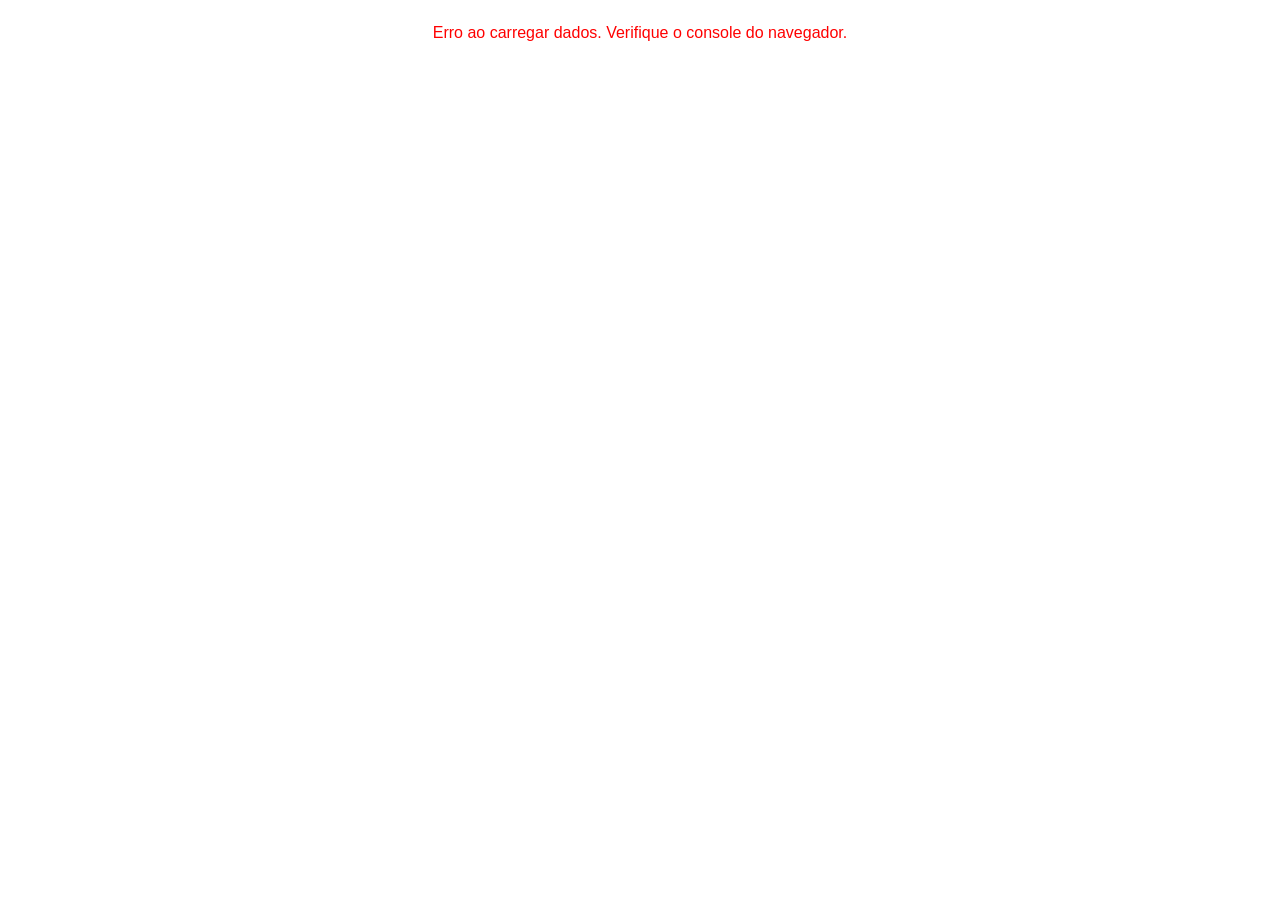
<file: Bandeiras/countries.html>
<!DOCTYPE html>
<html lang="pt-BR">
<head>
    <meta charset="UTF-8">
    <meta name="viewport" content="width=device-width, initial-scale=1.0">
    <title>Lista de Países</title>
    <style>
        /* Estilos básicos apenas para organizar as bandeiras em grade */
        #paises-container {
            display: flex;
            flex-wrap: wrap;
            gap: 20px;
            justify-content: center;
            font-family: sans-serif;
        }
        .card-pais {
            border: 1px solid #ddd;
            border-radius: 8px;
            padding: 15px;
            width: 150px;
            text-align: center;
            box-shadow: 2px 2px 5px rgba(0,0,0,0.1);
        }
        .card-pais img {
            width: 100%;
            height: auto;
            border: 1px solid #eee;
        }
        .card-pais h3 {
            font-size: 14px;
            margin: 10px 0 0 0;
        }
    </style>
</head>
<body>

    <div id="paises-container">Carregando países...</div>

    <script>
        // 2. FUNÇÃO ASYNC AWAIT ATUALIZADA
        async function carregarPaises() {
            const url = 'https://restcountries.com/v3.1/all?fields=name,flags';
            const container = document.getElementById('paises-container');

            // Garante que o container existe antes de tentar mudar o innerHTML
            if (!container) {
                console.error("Erro: O elemento #paises-container não foi encontrado no HTML.");
                return;
            }

            try {
                const resposta = await fetch(url);
                
                if (!resposta.ok) {
                    throw new Error(`Erro na API: ${resposta.status}`);
                }

                const paises = await resposta.json();

                // Ordena os países em ordem alfabética pelo nome comum
                paises.sort((a, b) => a.name.common.localeCompare(b.name.common));

                // Mapeia os dados para gerar as tags HTML
                const htmlGerado = paises.map(pais => {
                    return `
                        <div class="card-pais">
                            <img src="${pais.flags.svg}" alt="Bandeira de ${pais.name.common}">
                            <h3>${pais.name.common}</h3>
                        </div>
                    `;
                }).join('');

                // Aplica ao innerHTML
                container.innerHTML = htmlGerado;

            } catch (erro) {
                console.error('Erro detalhado:', erro);
                container.innerHTML = `<p style="color: red;">Erro ao carregar dados. Verifique o console do navegador.</p>`;
            }
        }

        // 3. ESSA LINHA GARANTE QUE A FUNÇÃO SÓ RODA QUANDO O HTML ESTIVER PRONTO
        document.addEventListener('DOMContentLoaded', carregarPaises);
    </script>
</body>
</html>
</file>
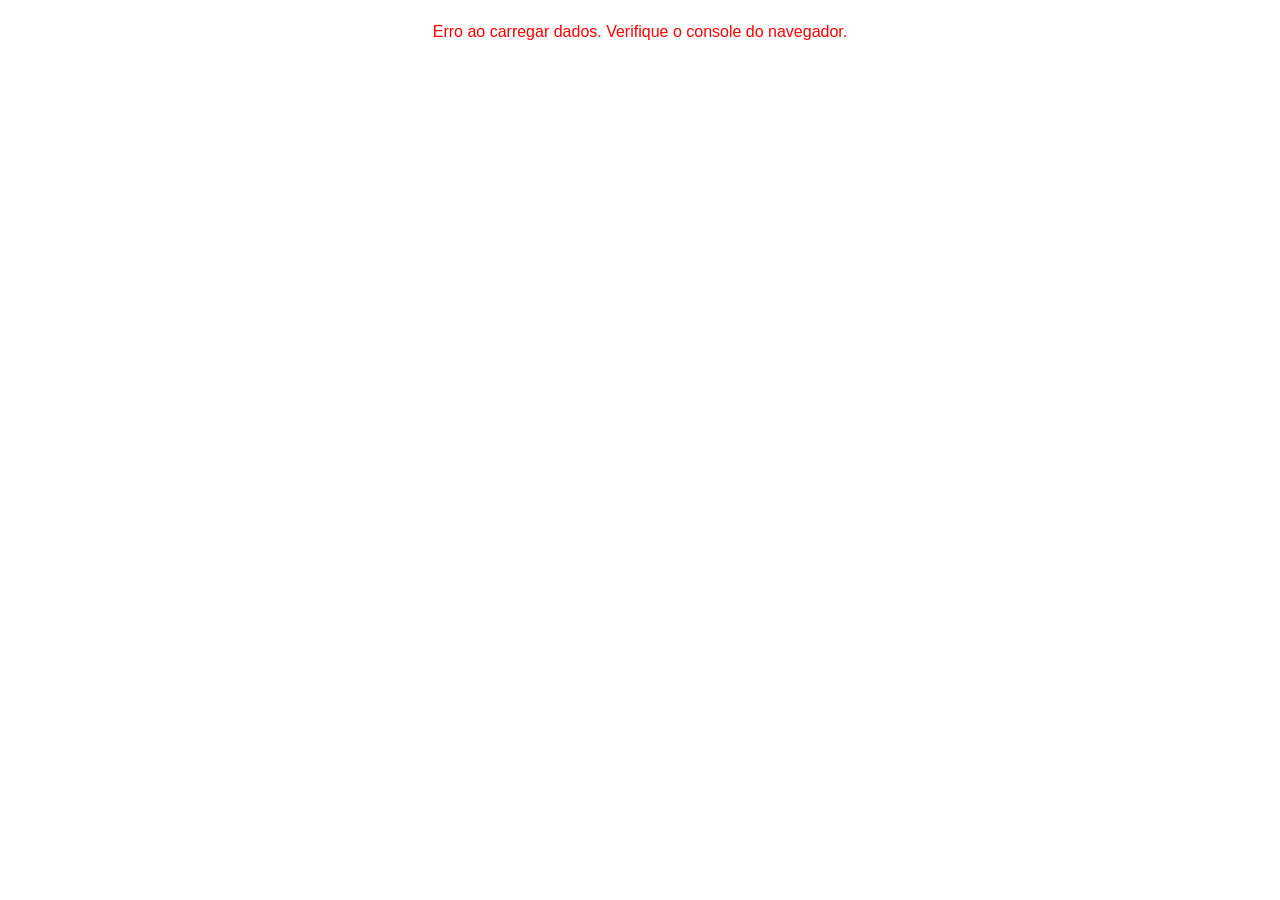
<file: Bandeiras/teste.html>
<!DOCTYPE html>
<html lang="pt-BR">
<head>
    <meta charset="UTF-8">
    <meta name="viewport" content="width=device-width, initial-scale=1.0">
    <title>Lista de Países</title>
    <link rel="stylesheet" href="https://cdn.jsdelivr.net/npm/bootstrap@4.0.0/dist/css/bootstrap.min.css" integrity="sha384-Gn5384xqQ1aoWXA+058RXPxPg6fy4IWvTNh0E263XmFcJlSAwiGgFAW/dAiS6JXm" crossorigin="anonymous">
    <style>
        /* Estilos básicos apenas para organizar as bandeiras em grade */
        #paises-container {
            display: flex;
            flex-wrap: wrap;
            gap: 20px;
            justify-content: center;
            font-family: sans-serif;
            padding: 20px;
        }

        .card-pais {
            border: 1px solid #ddd;
            border-radius: 8px;
            padding: 15px;
            width: 150px;
            text-align: center;
            box-shadow: 2px 2px 5px rgba(0,0,0,0.1);
            transition: transform 0.2s, box-shadow 0.2s;
            cursor: pointer; /* Transforma o card todo em clicável */
            background-color: #fff;
        }

        .card-pais:hover {
            transform: scale(1.05);
            box-shadow: 2px 2px 10px rgba(0,0,0,0.2);
        }

        .card-pais img {
            width: 100%;
            height: auto;
            border: 1px solid #eee;
            border-radius: 4px;
        }
        
        .card-pais h3 {
            font-size: 14px;
            margin: 10px 0 0 0;
            color: #333;
        }

        /* --- ESTILIZAÇÃO DO NOVO ALERTA CUSTOMIZADO (MODAL) --- */
        .modal-overlay {
            position: fixed;
            top: 0;
            left: 0;
            width: 100%;
            height: 100%;
            background-color: rgba(0, 0, 0, 0.4);
            backdrop-filter: blur(4px); /* Efeito de fundo desfocado super moderno */
            display: flex;
            justify-content: center;
            align-items: center;
            z-index: 1000;
            opacity: 0;
            pointer-events: none;
            transition: opacity 0.3s ease;
        }

        /* Classe ativa para mostrar o modal */
        .modal-overlay.active {
            opacity: 1;
            pointer-events: auto;
        }

        .modal-box {
            background-color: #fff;
            padding: 25px;
            border-radius: 12px;
            max-width: 450px;
            width: 90%;
            box-shadow: 0 10px 25px rgba(0, 0, 0, 0.2);
            text-align: center;
            font-family: sans-serif;
            transform: scale(0.8);
            transition: transform 0.3s ease;
        }

        .modal-overlay.active .modal-box {
            transform: scale(1);
        }

        .modal-box h2 {
            margin-top: 0;
            color: #222;
            font-size: 20px;
        }

        .modal-box p {
            color: #555;
            font-size: 15px;
            line-height: 1.5;
            margin: 20px 0;
        }

        .modal-btn {
            background-color: #007bff;
            color: white;
            border: none;
            padding: 10px 24px;
            font-size: 14px;
            font-weight: bold;
            border-radius: 6px;
            cursor: pointer;
            transition: background 0.2s;
        }

        .modal-btn:hover {
            background-color: #0056b3;
        }
    </style>
</head>
<body>

    <div id="paises-container">Carregando países...</div>

    <div id="custom-modal" class="modal-overlay">
        <div class="modal-box">
            <h2 id="modal-titulo">Informações da Bandeira</h2>
            <p id="modal-texto">Descrição aqui...</p>
            <button class="modal-btn" id="modal-fechar">Entendi e ir para o mapa</button>
        </div>
    </div>

    <script>
        // Variáveis globais para controlar o próximo passo após fechar o modal
        let urlDestinoGlobal = '';

        // Função para exibir o alerta customizado
        function mostrarAlerta(titulo, texto, urlDestino) {
            document.getElementById('modal-titulo').innerText = titulo;
            document.getElementById('modal-texto').innerText = texto;
            urlDestinoGlobal = urlDestino; // Guarda a URL para acessar depois
            
            document.getElementById('custom-modal').classList.add('active');
        }

        // Função para fechar o alerta e redirecionar o usuário
        document.getElementById('modal-fechar').addEventListener('click', () => {
            document.getElementById('custom-modal').classList.remove('active');
            
            // Abre o mapa do Google na nova aba assim que o usuário clica no botão do modal
            if (urlDestinoGlobal) {
                window.open(urlDestinoGlobal, '_blank');
            }
        });

        async function carregarPaises() {
            const url = 'https://restcountries.com/v3.1/all?fields=name,flags';
            const container = document.getElementById('paises-container');

            if (!container) {
                console.error("Erro: O elemento #paises-container não foi encontrado no HTML.");
                return;
            }

            try {
                const resposta = await fetch(url);
                
                if (!resposta.ok) {
                    throw new Error(`Erro na API: ${resposta.status}`);
                }

                const paises = await resposta.json();

                paises.sort((a, b) => a.name.common.localeCompare(b.name.common));

                const htmlGerado = paises.map(pais => {
                   
                     
                        urlDestino = `https://www.google.com/search?q=mapa de ${pais.name.common}`
        
                    
                    const textoAlt = pais.flags.alt 
                        ? pais.flags.alt.replace(/'/g, "\\'") 
                        : `Bandeira oficial do país: ${pais.name.common}.`;

                    const nomePais = pais.name.common.replace(/'/g, "\\'");

                    // Renderiza diretamente o card-pais com o evento onclick chamando a nossa função customizada
                    return `
                        <div class="card-pais" onclick="mostrarAlerta('${nomePais}', '${textoAlt}', '${urlDestino}')">
                            <img src="${pais.flags.svg}" alt="Bandeira de ${pais.name.common}">
                            <h3>${pais.name.common}</h3>
                        </div>
                    `;
                }).join('');

                container.innerHTML = htmlGerado;

            } catch (erro) {
                console.error('Erro detalhado:', erro);
                container.innerHTML = `<p style="color: red;">Erro ao carregar dados. Verifique o console do navegador.</p>`;
            }
        }

        document.addEventListener('DOMContentLoaded', carregarPaises);
    </script>
</body>
</html>
</file>
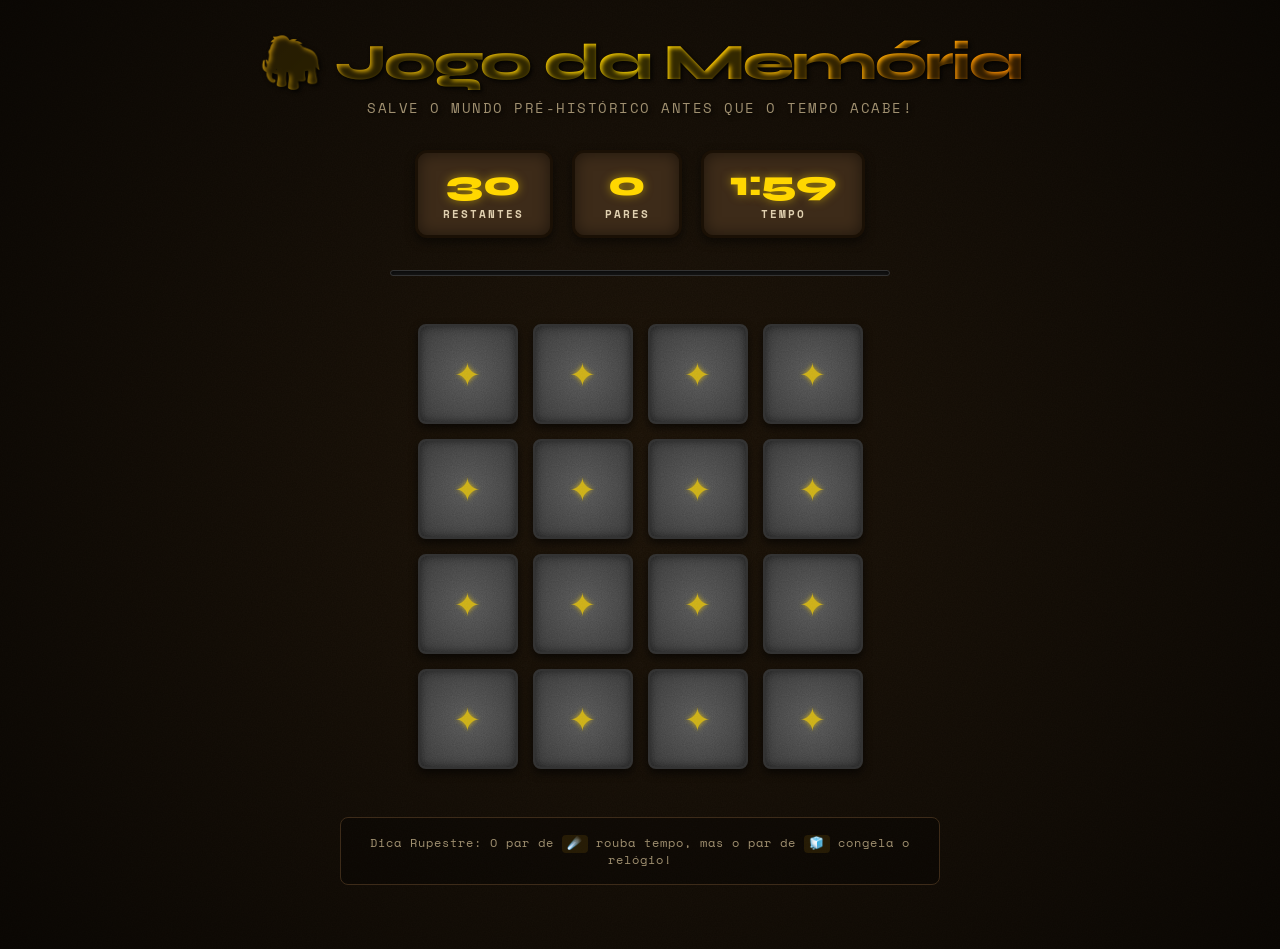
<file: jogo-da-memoria/index1.html>
<!DOCTYPE html>
<html lang="pt-BR">
<head>
<meta charset="UTF-8">
<meta name="viewport" content="width=device-width, initial-scale=1.0">
<link rel="icon" href="data:image/svg+xml,<svg xmlns=%22http://www.w3.org/2000/svg%22 viewBox=%220 0 100 100%22><text y=%22.9em%22 font-size=%2290%22>🦣</text></svg>">
<title>Jogo da Memória — Idade da Pedra</title>
<link href="https://fonts.googleapis.com/css2?family=Space+Mono:wght@400;700&family=Syne:wght@700;800&display=swap" rel="stylesheet">

<style>
/* ============================================================
   🎨 VARIÁVEIS PRÉ-HISTÓRICAS
   ============================================================ */
:root {
  /* Cores de Fundo e Ambiente (Caverna) */
  --cor-fundo:       #2a1b0a; /* Marrom muito escuro */
  --cor-painel:      #3d2b19; /* Pedra escura */
  --cor-borda:       #1a1005; /* Borda quase preta */

  /* Estilo da Carta (Pedra Talhada) */
  --cor-carta-verso: #5c5c5c; /* Pedra Cinza */
  --cor-carta-frente:#a0522d; /* Terracota / Barro queimado */
  --cor-carta-borda: #333333;
  --cor-carta-hover: #707070; /* Pedra mais clara no hover */

  /* Estados e Efeitos */
  --cor-acerto:      #00ff88; /* Verde Neon Mineral */
  --cor-erro:        #ff4444; /* Vermelho Lava */
  --cor-destaque:    #b8860b; /* Ouro Velho */
  --cor-ouro:        #ffd700; /* Ouro Brilhante */

  /* Textos */
  --cor-texto:       #e0d0b0; /* Bege Osso/Areia */
  --cor-texto-dim:   #a09070; /* Marrom claro seco */

  /* Tipografia */
  --fonte-titulo:    'Syne', sans-serif;
  --fonte-corpo:     'Space Mono', monospace;

  /* Tamanhos e Formas (Menos regulares) */
  --tamanho-carta:   100px;
  --gap-grade:       15px;
  --raio-carta:      8px; /* Cantos menos arredondados */
  --raio-painel:     12px;

  --emoji-size:      2.8rem;
}

/* ============================================================
   RESET & BASE
   ============================================================ */
*, *::before, *::after { box-sizing: border-box; margin: 0; padding: 0; }

body {
  min-height: 100vh;
  /* Textura de Pedra de Caverna/Arte Rupestre */
  background:
    radial-gradient(circle at 50% 50%, rgba(0,0,0,0.4) 0%, rgba(0,0,0,0.8) 100%),
    url('data:image/svg+xml,<svg xmlns="http://www.w3.org/2000/svg" width="400" height="400" viewBox="0 0 400 400"><defs><filter id="n"><feTurbulence type="fractalNoise" baseFrequency="0.8" numOctaves="3" stitchTiles="stitch"/><feColorMatrix type="matrix" values="0 0 0 0 0.3 0 0 0 0 0.2 0 0 0 0 0.1 0 0 0 0.5 0"/></filter></defs><rect width="400" height="400" fill="%232a1b0a"/><rect width="400" height="400" filter="url(%23n)" opacity="0.3"/></svg>');
  background-color: var(--cor-fundo);
  font-family: var(--fonte-corpo);
  color: var(--cor-texto);
  display: flex;
  flex-direction: column;
  align-items: center;
  padding: 2rem 1rem 4rem;
  gap: 2rem;
}

/* ============================================================
   CABEÇALHO
   ============================================================ */
header {
  text-align: center;
  animation: fadeDown 0.8s ease both;
  text-shadow: 2px 2px 4px rgba(0,0,0,0.8);
}

header h1 {
  font-family: var(--fonte-titulo);
  font-size: clamp(2rem, 6vw, 3.2rem);
  font-weight: 800;
  letter-spacing: -2px;
  background: linear-gradient(135deg, var(--cor-destaque), var(--cor-ouro), #ff8800);
  -webkit-background-clip: text;
  -webkit-text-fill-color: transparent;
  background-clip: text;
  margin-bottom: 5px;
}

header p {
  font-size: 0.85rem;
  color: var(--cor-texto-dim);
  letter-spacing: 1.5px;
  text-transform: uppercase;
}

/* ============================================================
   PLACAR (Tábuas de Pedra)
   ============================================================ */
.placar {
  display: flex;
  gap: 1.2rem;
  animation: fadeDown 0.6s 0.2s ease both;
}

.stat {
  background: var(--cor-painel);
  /* Borda Irregular estilo pedra */
  border: 3px solid var(--cor-borda);
  border-radius: var(--raio-painel);
  box-shadow: inset 0 0 15px rgba(0,0,0,0.5), 0 4px 10px rgba(0,0,0,0.5);
  padding: 0.8rem 1.6rem;
  text-align: center;
  min-width: 110px;
  transition: transform 0.2s, box-shadow 0.2s;
  position: relative;
}

.stat:hover {
  transform: translateY(-3px) scale(1.02);
  box-shadow: inset 0 0 10px rgba(0,0,0,0.3), 0 6px 15px rgba(0,0,0,0.6);
}

.stat-valor {
  font-family: var(--fonte-titulo);
  font-size: 2.2rem;
  font-weight: 800;
  color: var(--cor-ouro);
  line-height: 1;
  text-shadow: 0 0 10px rgba(255, 215, 0, 0.5);
}

.stat-valor.pulsar { animation: pulsar 0.4s ease; }

.stat-label {
  font-size: 0.7rem;
  color: var(--cor-texto);
  letter-spacing: 2px;
  text-transform: uppercase;
  margin-top: 4px;
  font-weight: 700;
}

/* ============================================================
   BARRA DE PROGRESSO (Lava/Musgo)
   ============================================================ */
.progresso-wrap {
  width: min(500px, 90vw);
  height: 6px;
  background: #1a1a1a;
  border-radius: 50px;
  overflow: hidden;
  box-shadow: inset 0 2px 4px rgba(0,0,0,0.7);
  animation: fadeUp 0.6s 0.4s ease both;
  border: 1px solid #333;
}

.progresso-barra {
  height: 100%;
  /* Gradiente de Verde Musgo para Ouro */
  background: linear-gradient(90deg, #1a8a5f, var(--cor-acerto), var(--cor-ouro));
  border-radius: 50px;
  width: 0%;
  transition: width 0.5s cubic-bezier(0.4, 0, 0.2, 1);
  box-shadow: 0 0 10px var(--cor-acerto);
}

/* ============================================================
   GRADE DE CARTAS
   ============================================================ */
.grade {
  display: grid;
  grid-template-columns: repeat(4, var(--tamanho-carta));
  gap: var(--gap-grade);
  padding: 1rem;
  animation: fadeUp 0.8s 0.3s ease both;
}

/* ============================================================
   CARTA — ESTILO PEDRA TÁLICA
   ============================================================ */
.carta {
  width: var(--tamanho-carta);
  height: var(--tamanho-carta);
  cursor: pointer;
  perspective: 1000px; /* Aumentado para melhor efeito 3D */
}

.carta-inner {
  position: relative;
  width: 100%;
  height: 100%;
  transform-style: preserve-3d;
  transition: transform 0.6s cubic-bezier(0.23, 1, 0.32, 1);
  border-radius: var(--raio-carta);
  box-shadow: 0 4px 8px rgba(0,0,0,0.6);
}

.carta.virada .carta-inner,
.carta.acertada .carta-inner {
  transform: rotateY(180deg);
}

/* Faces */
.carta-frente,
.carta-verso {
  position: absolute;
  inset: 0;
  border-radius: var(--raio-carta);
  backface-visibility: hidden;
  -webkit-backface-visibility: hidden;
  display: flex;
  align-items: center;
  justify-content: center;
  border: 2px solid var(--cor-carta-borda);
  font-size: var(--emoji-size);
  user-select: none;
}

/* Verso: Bloco de Pedra Bruta */
.carta-verso {
  background-color: var(--cor-carta-verso);
  /* Textura de Pedra Bruta */
  background-image:
    url('data:image/svg+xml,<svg xmlns="http://www.w3.org/2000/svg" width="100" height="100" viewBox="0 0 100 100"><defs><filter id="p"><feTurbulence type="fractalNoise" baseFrequency="0.9" numOctaves="2" stitchTiles="stitch"/><feColorMatrix type="matrix" values="0 0 0 0 0 0 0 0 0 0 0 0 0 0 0 0 0 0 0.4 0"/></filter></defs><rect width="100" height="100" filter="url(%23p)" opacity="0.5"/></svg>'),
    radial-gradient(circle at 50% 50%, #666 0%, #444 100%);
  color: var(--cor-ouro); /* Cor do símbolo central */
  font-size: 2rem;
  transition: background 0.3s, border-color 0.3s;
  box-shadow: inset 0 0 10px rgba(0,0,0,0.5);
}

/* Símbolo central no verso (✦) */
.icone-verso {
  opacity: 0.7;
  text-shadow: 0 0 5px var(--cor-ouro);
}

.carta:not(.virada):not(.acertada):hover .carta-verso {
  background-color: var(--cor-carta-hover);
  border-color: var(--cor-destaque);
  transform: scale(1.03);
}

/* Frente: Terracota/Barro Queimado */
.carta-frente {
  background-color: var(--cor-carta-frente);
  background-image: radial-gradient(circle at 50% 50%, #b0623d 0%, #80421d 100%);
  transform: rotateY(180deg);
  box-shadow: inset 0 0 15px rgba(0,0,0,0.5);
}

/* Estado acertado (Brilho Mineral) */
.carta.acertada .carta-frente {
  border-color: var(--cor-acerto);
  box-shadow: 0 0 20px rgba(0, 255, 136, 0.6), inset 0 0 20px rgba(0,0,0,0.5);
  animation: brilharAcerto 0.6s ease;
}

/* Estado errado (Lava/Agitação) */
.carta.errado .carta-inner {
  animation: shake 0.5s ease;
}

.carta.errado .carta-frente {
  border-color: var(--cor-erro);
  box-shadow: 0 0 15px var(--cor-erro), inset 0 0 15px rgba(0,0,0,0.5);
}

/* ============================================================
   MODAIS (Vitória e Game Over)
   ============================================================ */
.vitoria {
  display: none;
  flex-direction: column;
  align-items: center;
  gap: 1rem;
  background: var(--cor-painel);
  /* Textura de Pedra Escura nas Modais */
  background-image: url('data:image/svg+xml,<svg xmlns="http://www.w3.org/2000/svg" width="200" height="200" viewBox="0 0 200 200"><defs><filter id="n"><feTurbulence type="fractalNoise" baseFrequency="0.8" numOctaves="3" stitchTiles="stitch"/><feColorMatrix type="matrix" values="0 0 0 0 0 0 0 0 0 0 0 0 0 0 0 0 0 0 0.6 0"/></filter></defs><rect width="200" height="200" filter="url(%23n)" opacity="0.2"/></svg>');
  border: 4px solid var(--cor-borda);
  border-radius: var(--raio-painel);
  padding: 2.5rem 3rem;
  text-align: center;
  box-shadow: 0 10px 30px rgba(0,0,0,0.8), inset 0 0 20px rgba(0,0,0,0.5);
  animation: escalar 0.6s cubic-bezier(0.34, 1.56, 0.64, 1) both;
  position: fixed;
  top: 50%;
  left: 50%;
  transform: translate(-50%, -50%);
  z-index: 1000;
  max-width: 90vw;
}

.vitoria.visivel { display: flex; }

.vitoria-emoji { font-size: 4rem; margin-bottom: 0.5rem; animation: flutuar 2s ease-in-out infinite; }

.vitoria h2 {
  font-family: var(--fonte-titulo);
  font-size: 2.2rem;
  background: linear-gradient(135deg, var(--cor-ouro), #ff8800, var(--cor-acerto));
  -webkit-background-clip: text;
  -webkit-text-fill-color: transparent;
  background-clip: text;
  text-shadow: 0 2px 4px rgba(0,0,0,0.5);
}

/* Estilo específico para Game Over (Vulcão) */
#game-over h2 {
  background: linear-gradient(135deg, #ff4444, #ff8800, #550000);
  -webkit-background-clip: text;
  background-clip: text;
}

.vitoria p { font-size: 0.9rem; color: var(--cor-texto); margin-bottom: 1rem; }

/* ============================================================
   BOTÕES (Pedra Polida com Ouro)
   ============================================================ */
button {
  font-family: var(--fonte-corpo);
  font-size: 0.85rem;
  font-weight: 700;
  letter-spacing: 2px;
  text-transform: uppercase;
  color: #2a1b0a; /* Marrom escuro */
  /* Gradiente de Ouro Velho */
  background: linear-gradient(135deg, #b8860b, var(--cor-ouro), #ccac00);
  border: 3px solid #664400; /* Borda escura de ouro */
  border-radius: 50px;
  padding: 0.9rem 2.2rem;
  cursor: pointer;
  transition: all 0.3s ease;
  box-shadow: 0 4px 0 #664400, 0 6px 15px rgba(0,0,0,0.5);
  text-shadow: 0 1px 0 rgba(255,255,255,0.3);
}

button:hover {
  transform: translateY(-2px);
  background: linear-gradient(135deg, var(--cor-ouro), #ffdb4d);
  box-shadow: 0 4px 0 #664400, 0 8px 20px rgba(0,0,0,0.6);
}

button:active {
  transform: translateY(2px);
  box-shadow: 0 0 0 #664400, 0 2px 5px rgba(0,0,0,0.5);
}

/* Botão secundário (Voltar no Tempo) */
#btn-reiniciar {
  margin-top: 1rem;
}

/* ============================================================
   TEXTO POPUP (Efeitos de Carta)
   ============================================================ */
.popup-texto {
  position: fixed;
  top: 50%;
  left: 50%;
  transform: translate(-50%, -50%);
  font-family: var(--fonte-titulo);
  font-size: 3.5rem;
  font-weight: 800;
  pointer-events: none;
  z-index: 2000;
  text-shadow: 0 0 15px rgba(0,0,0,0.8), 2px 2px 4px rgba(0,0,0,1);
  animation: subirEFade 1.8s ease-out forwards;
}

/* ============================================================
   RODAPÉ DICA (Rupestre)
   ============================================================ */
.dica {
  font-size: 0.75rem;
  color: var(--cor-texto-dim);
  letter-spacing: 1px;
  margin-top: auto;
  padding: 1rem;
  background: rgba(0,0,0,0.3);
  border-radius: 8px;
  max-width: 600px;
  text-align: center;
  border: 1px solid #3d2b19;
}

.dica code {
  color: var(--cor-ouro);
  background: rgba(184, 134, 11, 0.15);
  padding: 2px 5px;
  border-radius: 4px;
  font-weight: 700;
}

/* ============================================================
   ANIMAÇÕES
   ============================================================ */
@keyframes fadeDown {
  from { opacity: 0; transform: translateY(-30px); }
  to   { opacity: 1; transform: translateY(0); }
}

@keyframes fadeUp {
  from { opacity: 0; transform: translateY(30px); }
  to   { opacity: 1; transform: translateY(0); }
}

@keyframes pulsar {
  0%   { transform: scale(1); }
  50%  { transform: scale(1.2); text-shadow: 0 0 15px var(--cor-ouro); }
  100% { transform: scale(1); }
}

@keyframes shake {
  0%, 100% { transform: rotateY(180deg) translateX(0); }
  20%       { transform: rotateY(180deg) translateX(-8px) rotateZ(-1deg); }
  40%       { transform: rotateY(180deg) translateX(8px) rotateZ(1deg); }
  60%       { transform: rotateY(180deg) translateX(-5px); }
  80%       { transform: rotateY(180deg) translateX(5px); }
}

@keyframes brilharAcerto {
  0%   { box-shadow: 0 0 0 0 rgba(0, 255, 136, 0.8); }
  70%  { box-shadow: 0 0 30px 10px rgba(0, 255, 136, 0); }
  100% { box-shadow: 0 0 20px rgba(0, 255, 136, 0.6); }
}

@keyframes escalar {
  from { opacity: 0; transform: translate(-50%, -50%) scale(0.8); }
  to   { opacity: 1; transform: translate(-50%, -50%) scale(1); }
}

@keyframes flutuar {
  0%, 100% { transform: translateY(0); }
  50%       { transform: translateY(-10px); }
}

@keyframes subirEFade {
  0% { opacity: 0; transform: translate(-50%, 0%) scale(0.8); }
  15% { opacity: 1; transform: translate(-50%, -50%) scale(1.1); }
  30% { opacity: 1; transform: translate(-50%, -50%) scale(1); }
  100% { opacity: 0; transform: translate(-50%, -200%) scale(1); }
}

/* ============================================================
   RESPONSIVO
   ============================================================ */
@media (max-width: 480px) {
  :root {
    --tamanho-carta: 75px;
    --gap-grade: 10px;
    --emoji-size: 2rem;
  }
  .placar { gap: 0.8rem; flex-wrap: wrap; justify-content: center; }
  .stat { min-width: 90px; padding: 0.6rem 1rem; }
  .stat-valor { font-size: 1.8rem; }
  .vitoria { padding: 2rem; width: 95vw; }
}
</style>
</head>
<body>

<header>
  <h1>🦣 Jogo da Memória</h1>
  <p>Salve o mundo pré-histórico antes que o tempo acabe!</p>
</header>

<div class="placar">
  <div class="stat">
    <div class="stat-valor" id="tentativas">30</div>
    <div class="stat-label">Restantes</div>
  </div>
  <div class="stat">
    <div class="stat-valor" id="acertos">0</div>
    <div class="stat-label">Pares</div>
  </div>
  <div class="stat">
    <div class="stat-valor" id="tempo">2:00</div>
    <div class="stat-label">Tempo</div>
  </div>
</div>

<div class="progresso-wrap">
  <div class="progresso-barra" id="progresso"></div>
</div>

<div class="grade" id="grade" role="list" aria-label="Grade de cartas do jogo da memória">
  </div>

<div class="vitoria" id="vitoria" role="alert" aria-live="polite">
  <div class="vitoria-emoji">🏆</div>
  <h2>Mundo Salvo!</h2>
  <p id="msg-vitoria">Você salvou os dinossauros da extinção!</p>
  <button onclick="iniciarJogo()">Jogar Novamente 🦖</button>
</div>

<div class="vitoria" id="game-over" role="alert" aria-live="polite">
  <div class="vitoria-emoji">🌋</div>
  <h2>Extinção!</h2>
  <p>O vulcão erupcionou ou o meteoro colidiu.</p>
  <button onclick="iniciarJogo()">Voltar no Tempo ⌛</button>
</div>

<div class="dica">
  <p>Dica Rupestre: O par de <code>☄️</code> rouba tempo, mas o par de <code>🧊</code> congela o relógio!</p>
</div>

<script>
// ============================================================
//  🔊 MOTOR DE ÁUDIO (Web Audio API — sem arquivos externos)
// ============================================================
const AudioCtx = window.AudioContext || window.webkitAudioContext;
let audioCtx = null;

function getAudioCtx() {
    if (!audioCtx) audioCtx = new AudioCtx();
    return audioCtx;
}

// Utilitário: cria oscilador simples
function tocar(freq, tipo, inicio, duracao, gainInicio, gainFim, ctx) {
    const osc = ctx.createOscillator();
    const gain = ctx.createGain();
    osc.connect(gain);
    gain.connect(ctx.destination);
    osc.type = tipo;
    osc.frequency.setValueAtTime(freq, ctx.currentTime + inicio);
    gain.gain.setValueAtTime(gainInicio, ctx.currentTime + inicio);
    gain.gain.linearRampToValueAtTime(gainFim, ctx.currentTime + inicio + duracao);
    osc.start(ctx.currentTime + inicio);
    osc.stop(ctx.currentTime + inicio + duracao);
}

// 🎵 Fanfarra de início (sequência de notas tribais)
function somInicio() {
    const ctx = getAudioCtx();
    const notas = [
        [261, 0.00], [329, 0.15], [392, 0.30],
        [523, 0.50], [659, 0.70], [784, 0.90],
        [1046,1.15]
    ];
    notas.forEach(([freq, t]) => {
        tocar(freq, 'triangle', t, 0.25, 0.4, 0.0, ctx);
        tocar(freq * 0.5, 'sine', t, 0.25, 0.15, 0.0, ctx);
    });
    // Percussão tribal
    [0, 0.15, 0.30, 0.50, 0.70, 0.90, 1.15].forEach(t => {
        const bufSize = ctx.sampleRate * 0.08;
        const buf = ctx.createBuffer(1, bufSize, ctx.sampleRate);
        const data = buf.getChannelData(0);
        for (let i = 0; i < bufSize; i++) data[i] = (Math.random() * 2 - 1) * (1 - i / bufSize);
        const src = ctx.createBufferSource();
        src.buffer = buf;
        const g = ctx.createGain();
        g.gain.setValueAtTime(0.3, ctx.currentTime + t);
        g.gain.linearRampToValueAtTime(0, ctx.currentTime + t + 0.08);
        src.connect(g);
        g.connect(ctx.destination);
        src.start(ctx.currentTime + t);
    });
}

// ⏱️ Batida de coração (contagem regressiva ≤10s) — chama 1x por tick
let heartbeatInterval = null;
function somContagem() {
    const ctx = getAudioCtx();
    // Batida dupla: dum-dum
    tocar(80,  'sine', 0.00, 0.08, 0.6, 0.0, ctx);
    tocar(60,  'sine', 0.10, 0.08, 0.5, 0.0, ctx);
}

function iniciarBatidaCoracao() {
    pararBatidaCoracao();
    somContagem();
    heartbeatInterval = setInterval(somContagem, 700);
}

function pararBatidaCoracao() {
    if (heartbeatInterval) {
        clearInterval(heartbeatInterval);
        heartbeatInterval = null;
    }
}

// 💀 Game Over — queda dramática
function somGameOver() {
    pararBatidaCoracao();
    const ctx = getAudioCtx();
    // Acorde descendente sombrio
    [[200,0],[170,0.3],[140,0.6],[100,0.9],[70,1.2]].forEach(([freq,t]) => {
        tocar(freq, 'sawtooth', t, 0.4, 0.3, 0.0, ctx);
        tocar(freq*1.5, 'sawtooth', t, 0.4, 0.15, 0.0, ctx);
    });
    // Ruído de explosão final
    const bufSize = ctx.sampleRate * 0.8;
    const buf = ctx.createBuffer(1, bufSize, ctx.sampleRate);
    const data = buf.getChannelData(0);
    for (let i = 0; i < bufSize; i++) data[i] = (Math.random() * 2 - 1) * (1 - i / bufSize) * 0.6;
    const src = ctx.createBufferSource();
    src.buffer = buf;
    const g = ctx.createGain();
    g.gain.setValueAtTime(0.5, ctx.currentTime + 1.2);
    g.gain.linearRampToValueAtTime(0, ctx.currentTime + 2.0);
    src.connect(g);
    g.connect(ctx.destination);
    src.start(ctx.currentTime + 1.2);
}

// 🧊 Efeito Gelo — cristais frios tinindo
function somGelo() {
    const ctx = getAudioCtx();
    const freqs = [1800, 2200, 2600, 3100, 3800, 4200];
    freqs.forEach((freq, i) => {
        const t = i * 0.07;
        tocar(freq, 'sine', t, 0.3, 0.35, 0.0, ctx);
        tocar(freq * 1.02, 'sine', t + 0.01, 0.28, 0.2, 0.0, ctx);
    });
    // Swoosh frio
    const osc = ctx.createOscillator();
    const g = ctx.createGain();
    osc.type = 'sine';
    osc.frequency.setValueAtTime(600, ctx.currentTime);
    osc.frequency.linearRampToValueAtTime(200, ctx.currentTime + 0.6);
    g.gain.setValueAtTime(0.2, ctx.currentTime);
    g.gain.linearRampToValueAtTime(0, ctx.currentTime + 0.6);
    osc.connect(g);
    g.connect(ctx.destination);
    osc.start(ctx.currentTime);
    osc.stop(ctx.currentTime + 0.6);
}

// ☄️ Efeito Meteoro — impacto explosivo + queda
function somMeteoro() {
    const ctx = getAudioCtx();
    // Queda (pitch descendente)
    const osc = ctx.createOscillator();
    const g = ctx.createGain();
    osc.type = 'sawtooth';
    osc.frequency.setValueAtTime(900, ctx.currentTime);
    osc.frequency.exponentialRampToValueAtTime(80, ctx.currentTime + 0.5);
    g.gain.setValueAtTime(0.4, ctx.currentTime);
    g.gain.linearRampToValueAtTime(0, ctx.currentTime + 0.5);
    osc.connect(g);
    g.connect(ctx.destination);
    osc.start(ctx.currentTime);
    osc.stop(ctx.currentTime + 0.5);
    // Explosão de ruído no impacto
    const bufSize = ctx.sampleRate * 0.6;
    const buf = ctx.createBuffer(1, bufSize, ctx.sampleRate);
    const data = buf.getChannelData(0);
    for (let i = 0; i < bufSize; i++) data[i] = (Math.random() * 2 - 1) * Math.pow(1 - i / bufSize, 0.5);
    const src = ctx.createBufferSource();
    src.buffer = buf;
    const g2 = ctx.createGain();
    g2.gain.setValueAtTime(0.7, ctx.currentTime + 0.45);
    g2.gain.linearRampToValueAtTime(0, ctx.currentTime + 1.0);
    src.connect(g2);
    g2.connect(ctx.destination);
    src.start(ctx.currentTime + 0.45);
}

// ✅ Acerto normal — dois bipes harmônicos positivos
function somAcerto() {
    const ctx = getAudioCtx();
    tocar(523, 'sine', 0.00, 0.15, 0.4, 0.0, ctx);
    tocar(659, 'sine', 0.12, 0.20, 0.4, 0.0, ctx);
    tocar(784, 'sine', 0.25, 0.25, 0.35, 0.0, ctx);
}

// ❌ Erro — buzz descendente dissonante
function somErro() {
    const ctx = getAudioCtx();
    tocar(300, 'square', 0.00, 0.08, 0.25, 0.0, ctx);
    tocar(220, 'square', 0.08, 0.10, 0.25, 0.0, ctx);
    tocar(160, 'square', 0.17, 0.15, 0.2,  0.0, ctx);
}

// 🏆 Vitória — fanfarra épica de celebração
function somVitoria() {
    pararBatidaCoracao();
    const ctx = getAudioCtx();
    const melodia = [
        [523,0.00,0.15],[659,0.15,0.15],[784,0.30,0.15],
        [1046,0.45,0.30],[784,0.75,0.10],[1046,0.85,0.40]
    ];
    melodia.forEach(([freq,t,dur]) => {
        tocar(freq, 'triangle', t, dur, 0.45, 0.0, ctx);
        tocar(freq*0.5, 'sine', t, dur, 0.2, 0.0, ctx);
    });
}

// ============================================================
//  CONFIGURAÇÕES & ESTADO
// ============================================================
const EMOJIS = ['🦖', '🦕', '🐉', '🏞️', '☄️', '🌋', '🌧️', '🧊'];
const TOTAL_PARES = EMOJIS.length;

// Estado do Jogo
let tempoCongelado = false;
let cartasViradas = [];
let acertos = 0;
let tentativasRestantes = 30;
let tempoRestante = 120; // segundos
let bloqueado = false;
let timerID = null;

// ============================================================
//  FUNÇÕES AUXILIARES DE UI
// ============================================================
function atualizarTempoUI() {
    const min = Math.floor(tempoRestante / 60);
    const seg = tempoRestante % 60;
    const tempoEl = document.getElementById('tempo');
    tempoEl.textContent = `${min}:${seg.toString().padStart(2, '0')}`;
    
    // Feedback visual de tempo acabando
    if (tempoRestante <= 10 && !tempoCongelado) {
        tempoEl.style.color = 'var(--cor-erro)';
        tempoEl.parentElement.style.borderColor = 'var(--cor-erro)';
        // Inicia batida de coração na primeira vez que chega em 10
        if (tempoRestante === 10) iniciarBatidaCoracao();
    } else if (!tempoCongelado) {
        tempoEl.style.color = '';
        tempoEl.parentElement.style.borderColor = '';
    }
}

function atualizarStatUI(id, valor) {
    const el = document.getElementById(id);
    el.textContent = valor;
    el.classList.remove('pulsar');
    void el.offsetWidth; // Trigger reflow para reiniciar animação
    el.classList.add('pulsar');
}

function mostrarEfeito(texto, cor) {
    const div = document.createElement('div');
    div.textContent = texto;
    div.className = 'popup-texto';
    div.style.color = cor;
    document.body.appendChild(div);
    
    // Remove o elemento após a animação terminar
    setTimeout(() => div.remove(), 1800);
}

// ============================================================
//  LÓGICA PRINCIPAL DO JOGO
// ============================================================
function iniciarJogo() {
    // Inicializa AudioContext (precisa de gesto do usuário)
    getAudioCtx();
    pararBatidaCoracao();
    setTimeout(somInicio, 100);

    // Reset de estado
    cartasViradas = [];
    acertos = 0;
    tentativasRestantes = 30;
    tempoRestante = 120;
    bloqueado = false;
    tempoCongelado = false;

    // Reset de UI
    document.getElementById('tentativas').textContent = tentativasRestantes;
    document.getElementById('acertos').textContent = '0';
    document.getElementById('progresso').style.width = '0%';
    document.getElementById('tempo').style.color = '';
    document.getElementById('tempo').parentElement.style.borderColor = '';
    
    // Fechar Modais
    document.getElementById('vitoria').classList.remove('visivel');
    document.getElementById('game-over').classList.remove('visivel');
    
    atualizarTempoUI();

    // Iniciar Cronômetro
    clearInterval(timerID);
    timerID = setInterval(contarTempo, 1000);

    // Embaralhar ( Fisher-Yates )
    const pares = [...EMOJIS, ...EMOJIS];
    for (let i = pares.length - 1; i > 0; i--) {
        const j = Math.floor(Math.random() * (i + 1));
        [pares[i], pares[j]] = [pares[j], pares[i]];
    }

    // Renderizar Grade
    const grade = document.getElementById('grade');
    grade.innerHTML = '';

    pares.forEach((emoji) => {
        const carta = document.createElement('div');
        carta.className = 'carta';
        carta.dataset.emoji = emoji;
        carta.setAttribute('role', 'listitem');
        carta.setAttribute('aria-label', 'Carta oculta');
        
        carta.innerHTML = `
            <div class="carta-inner">
                <div class="carta-verso">
                    <span class="icone-verso">✦</span>
                </div>
                <div class="carta-frente" aria-hidden="true">
                    ${emoji}
                </div>
            </div>`;
        
        carta.onclick = () => clicarCarta(carta);
        grade.appendChild(carta);
    });
}

function clicarCarta(carta) {
    // Verifica bloqueios: animação rodando, carta já virada ou já acertada
    if (bloqueado || carta.classList.contains('virada') || carta.classList.contains('acertada')) return;

    carta.classList.add('virada');
    carta.setAttribute('aria-label', `Carta revelada: ${carta.dataset.emoji}`);
    cartasViradas.push(carta);

    // Se virou apenas a primeira carta, aguarda
    if (cartasViradas.length < 2) return;

    // --- Processar Segunda Carta ---
    bloqueado = true; // Bloqueia cliques até processar o par
    tentativasRestantes--;
    atualizarStatUI('tentativas', tentativasRestantes);

    const [c1, c2] = cartasViradas;
    
    // Verificar se é Par
    if (c1.dataset.emoji === c2.dataset.emoji) {
        // ✅ ACERTOU
        c1.classList.add('acertada');
        c2.classList.add('acertada');
        c1.setAttribute('aria-label', `Par encontrado: ${c1.dataset.emoji}`);
        c2.setAttribute('aria-label', `Par encontrado: ${c2.dataset.emoji}`);
        
        // --- Efeitos Especiais de Cartas ---
        // ☄️ Efeito Meteoro (Perde Tempo)
        if (c1.dataset.emoji === '☄️') {
            tempoRestante -= 15;
            if (tempoRestante < 0) tempoRestante = 0;
            atualizarTempoUI();
            mostrarEfeito("-15 SEG", "var(--cor-erro)");
            somMeteoro();
        } 
        // 🧊 Efeito Gelo (Congela Tempo)
        else if (c1.dataset.emoji === '🧊') {
            tempoCongelado = true;
            document.getElementById('tempo').style.color = 'var(--cor-acerto)';
            document.getElementById('tempo').parentElement.style.borderColor = 'var(--cor-acerto)';
            mostrarEfeito("TEMPO CONGELADO!", "var(--cor-acerto)");
            somGelo();
            pararBatidaCoracao(); // Gelo também pausa a batida de coração
            
            // Timeout para descongelar
            setTimeout(() => {
                tempoCongelado = false;
                // Só volta a cor se o tempo não estiver acabando
                if (tempoRestante > 10) {
                    document.getElementById('tempo').style.color = '';
                    document.getElementById('tempo').parentElement.style.borderColor = '';
                }
            }, 15000); // 15 segundos
        } else {
            // Acerto normal
            mostrarEfeito("PAR!", "var(--cor-ouro)");
            somAcerto();
        }

        acertos++;
        atualizarStatUI('acertos', acertos);
        
        // Atualizar Barra de Progresso
        const porcentagem = (acertos / TOTAL_PARES) * 100;
        document.getElementById('progresso').style.width = `${porcentagem}%`;
        
        // Limpar estado de viradas e desbloquear
        cartasViradas = [];
        bloqueado = false;

        // Verificar Vitória
        if (acertos === TOTAL_PARES) {
            setTimeout(() => finalizarJogo(true), 600);
        }

    } else {
        // ❌ ERROU
        c1.classList.add('errado');
        c2.classList.add('errado');
        somErro();
        
        // Espera animação de erro (shake) terminar e desvira
        setTimeout(() => {
            c1.classList.remove('virada', 'errado');
            c2.classList.remove('virada', 'errado');
            c1.setAttribute('aria-label', 'Carta oculta');
            c2.setAttribute('aria-label', 'Carta oculta');
            cartasViradas = [];
            bloqueado = false; // Desbloqueia cliques
        }, 1000);
    }

    // --- Verificar Derrota por Tentativas ---
    // (Apenas se não ganhou nesta jogada)
    if (tentativasRestantes <= 0 && acertos < TOTAL_PARES) {
        setTimeout(() => finalizarJogo(false), 1000);
    }
}

function contarTempo() {
    // Se o tempo estiver congelado pelo Gelo, não faz nada
    if (tempoCongelado) return;

    tempoRestante--;
    atualizarTempoUI();
    
    // Verificar Derrota por Tempo
    if (tempoRestante <= 0) {
        finalizarJogo(false);
    }
}

function finalizarJogo(venceu) {
    clearInterval(timerID); // Para o cronômetro
    bloqueado = true; // Bloqueia qualquer clique final
    
    if (venceu) {
        // Calcula tempo total gasto
        const tempoGasto = 120 - tempoRestante;
        const min = Math.floor(tempoGasto / 60);
        const seg = tempoGasto % 60;
        document.getElementById('msg-vitoria').textContent = `Você salvou o mundo em ${min}:${seg.toString().padStart(2, '0')} com ${tentativasRestantes} tentativas restantes!`;
        document.getElementById('vitoria').classList.add('visivel');
        setTimeout(somVitoria, 200);
    } else {
        // Exibe modal de Game Over
        document.getElementById('game-over').classList.add('visivel');
        setTimeout(somGameOver, 100);
    }
}

// ============================================================
//  INICIALIZAÇÃO
// ============================================================
// Inicia o jogo automaticamente ao carregar a página
window.onload = iniciarJogo;

</script>
</body>
</html>
</file>
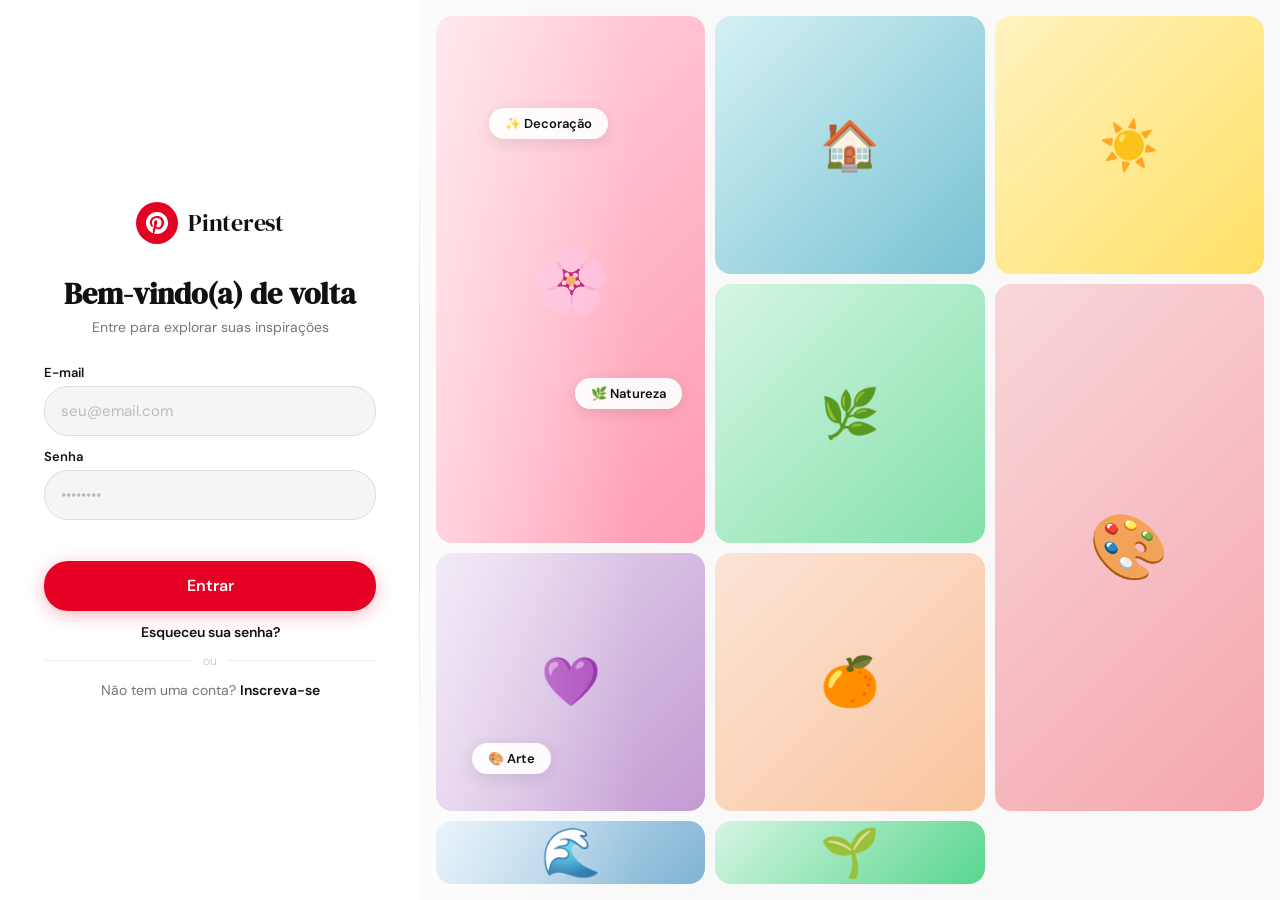
<file: trabalho-html/exemplo.html>
<!DOCTYPE html>
<html lang="pt-br">

<head>
  <meta charset="UTF-8" />
  <meta name="viewport" content="width=device-width, initial-scale=1.0" />
  <title>Pinterest – Brasil 2026</title>
  <link
    href="https://fonts.googleapis.com/css2?family=DM+Serif+Display:ital@0;1&family=DM+Sans:wght@300;400;500;600&display=swap"
    rel="stylesheet" />
  <link rel="icon" type="image/x-icon" href="src/imagens/favicon.ico">
  <style>
    *,
    *::before,
    *::after {
      box-sizing: border-box;
      margin: 0;
      padding: 0;
    }

    :root {
      --red: #e60023;
      --red-dk: #ad081b;
      --black: #111111;
      --white: #ffffff;
      --gray: #f5f5f5;
      --muted: #767676;
      --radius: 24px;
      --card-radius: 16px;
      --transition: .25s cubic-bezier(.4, 0, .2, 1);
    }

    html,
    body {
      height: 100%;
      font-family: 'DM Sans', sans-serif;
      background: var(--white);
      overflow-x: hidden;
    }

    /* ════════════════════════════
       LOGIN SCREEN
    ════════════════════════════ */
    #screen-login {
      display: flex;
      width: 100%;
      height: 100vh;
      min-height: 600px;
    }

    /* ── LEFT PANEL ── */
    .panel-left {
      position: relative;
      width: 420px;
      min-width: 340px;
      flex-shrink: 0;
      display: flex;
      flex-direction: column;
      align-items: center;
      justify-content: center;
      padding: 48px 44px;
      background: var(--white);
      z-index: 2;
    }

    .panel-left::after {
      content: '';
      position: absolute;
      right: 0;
      top: 10%;
      bottom: 10%;
      width: 1px;
      background: linear-gradient(to bottom, transparent, #ddd 40%, #ddd 60%, transparent);
    }

    /* ── RIGHT PANEL ── */
    .panel-right {
      flex: 1;
      position: relative;
      overflow: hidden;
      background: #f9f9f9;
      /* garantir que apareça mesmo sem viewport largo */
      min-width: 0;
    }

    /* Mosaic grid - usa position absolute para preencher o painel */
    .mosaic {
      position: absolute;
      inset: 16px;
      display: grid;
      grid-template-columns: repeat(3, 1fr);
      grid-template-rows: repeat(3, 1fr);
      gap: 10px;
    }

    .tile {
      border-radius: var(--card-radius);
      display: flex;
      align-items: center;
      justify-content: center;
      font-size: 48px;
      animation: fadeUp .6s ease both;
    }

    .tile:nth-child(1) {
      background: linear-gradient(135deg, #ffd6e0, #ff9ab2);
      grid-row: span 2;
      animation-delay: .10s;
      font-size: 64px;
    }

    .tile:nth-child(2) {
      background: linear-gradient(135deg, #d4f1f4, #78c1d3);
      animation-delay: .15s;
    }

    .tile:nth-child(3) {
      background: linear-gradient(135deg, #fff3bf, #ffe066);
      animation-delay: .20s;
    }

    .tile:nth-child(4) {
      background: linear-gradient(135deg, #d5f5e3, #82e0aa);
      animation-delay: .25s;
    }

    .tile:nth-child(5) {
      background: linear-gradient(135deg, #f8d7da, #f5a6ae);
      grid-row: span 2;
      animation-delay: .30s;
      font-size: 64px;
    }

    .tile:nth-child(6) {
      background: linear-gradient(135deg, #e8daef, #c39bd3);
      animation-delay: .35s;
    }

    .tile:nth-child(7) {
      background: linear-gradient(135deg, #fce4d6, #f9c49e);
      animation-delay: .40s;
    }

    .tile:nth-child(8) {
      background: linear-gradient(135deg, #d6eaf8, #7fb3d3);
      animation-delay: .45s;
    }

    .tile:nth-child(9) {
      background: linear-gradient(135deg, #d5f5e3, #58d68d);
      animation-delay: .50s;
    }

    /* Floating tags */
    .tag-float {
      position: absolute;
      z-index: 3;
      background: rgba(255, 255, 255, .92);
      backdrop-filter: blur(6px);
      border-radius: 999px;
      padding: 7px 16px;
      font-size: 13px;
      font-weight: 600;
      color: var(--black);
      box-shadow: 0 4px 16px rgba(0, 0, 0, .10);
      animation: floatTag 6s ease-in-out infinite;
      white-space: nowrap;
    }

    .tag-float:nth-child(1) {
      top: 12%;
      left: 8%;
      animation-delay: 0s;
    }

    .tag-float:nth-child(2) {
      top: 42%;
      left: 18%;
      animation-delay: 2s;
    }

    .tag-float:nth-child(3) {
      bottom: 14%;
      left: 6%;
      animation-delay: 4s;
    }

    @keyframes floatTag {

      0%,
      100% {
        transform: translateY(0);
      }

      50% {
        transform: translateY(-8px);
      }
    }

    /* Soft left-edge fade so tags blend into form panel */
    .panel-right::before {
      content: '';
      position: absolute;
      inset: 0;
      background: linear-gradient(to right, rgba(255, 255, 255, .5) 0%, transparent 25%);
      pointer-events: none;
      z-index: 2;
    }

    /* ── LOGO ── */
    .logo {
      display: flex;
      align-items: center;
      gap: 10px;
      margin-bottom: 32px;
      animation: fadeUp .4s ease both;
    }

    .logo-icon {
      width: 42px;
      height: 42px;
      background: var(--red);
      border-radius: 50%;
      display: flex;
      align-items: center;
      justify-content: center;
      flex-shrink: 0;
    }

    .logo-icon svg {
      fill: #fff;
      width: 22px;
      height: 22px;
    }

    .logo-text {
      font-family: 'DM Serif Display', serif;
      font-size: 24px;
      color: var(--black);
      letter-spacing: -.3px;
    }

    /* ── HEADINGS ── */
    .panel-left h1 {
      font-family: 'DM Serif Display', serif;
      font-size: 30px;
      line-height: 1.2;
      color: var(--black);
      text-align: center;
      margin-bottom: 6px;
      animation: fadeUp .4s .08s ease both;
    }

    .subtitle {
      font-size: 14px;
      color: var(--muted);
      text-align: center;
      margin-bottom: 28px;
      animation: fadeUp .4s .13s ease both;
    }

    /* ── FORM ── */
    .form {
      width: 100%;
      display: flex;
      flex-direction: column;
      gap: 12px;
      animation: fadeUp .4s .18s ease both;
    }

    .field {
      display: flex;
      flex-direction: column;
      gap: 5px;
    }

    .field label {
      font-size: 13px;
      font-weight: 600;
      color: var(--black);
    }

    .field input {
      height: 50px;
      padding: 0 16px;
      border: 1.5px solid #ddd;
      border-radius: var(--radius);
      font-size: 15px;
      font-family: 'DM Sans', sans-serif;
      color: var(--black);
      background: var(--gray);
      outline: none;
      transition: border-color var(--transition), background var(--transition);
      width: 100%;
    }

    .field input:focus {
      border-color: var(--red);
      background: #fff8f8;
    }

    .field input::placeholder {
      color: #bbb;
    }

    .error-msg {
      font-size: 13px;
      color: var(--red);
      text-align: center;
      font-weight: 500;
      min-height: 16px;
      opacity: 0;
      transform: translateY(-4px);
      transition: opacity var(--transition), transform var(--transition);
    }

    .error-msg.show {
      opacity: 1;
      transform: translateY(0);
    }

    .btn-primary {
      height: 50px;
      background: var(--red);
      color: #fff;
      border: none;
      border-radius: var(--radius);
      font-size: 16px;
      font-weight: 600;
      font-family: 'DM Sans', sans-serif;
      cursor: pointer;
      transition: background var(--transition), transform var(--transition), box-shadow var(--transition);
      box-shadow: 0 4px 18px rgba(230, 0, 35, .28);
      width: 100%;
    }

    .btn-primary:hover {
      background: var(--red-dk);
      transform: translateY(-1px);
      box-shadow: 0 8px 24px rgba(230, 0, 35, .38);
    }

    .btn-primary:active {
      transform: translateY(0);
    }

    .link-row {
      text-align: center;
      font-size: 14px;
      color: var(--muted);
    }

    .link-row a {
      color: var(--black);
      font-weight: 600;
      text-decoration: none;
    }

    .link-row a:hover {
      text-decoration: underline;
    }

    .divider {
      display: flex;
      align-items: center;
      gap: 10px;
      font-size: 12px;
      color: #ccc;
    }

    .divider::before,
    .divider::after {
      content: '';
      flex: 1;
      height: 1px;
      background: #eee;
    }

    /* ════════════════════════════
       HOME SCREEN
    ════════════════════════════ */
    #screen-home {
      display: none;
      flex-direction: column;
      min-height: 100vh;
      background: var(--white);
    }

    .navbar {
      height: 60px;
      display: flex;
      align-items: center;
      padding: 0 28px;
      gap: 16px;
      border-bottom: 1px solid #f0f0f0;
      position: sticky;
      top: 0;
      background: rgba(255, 255, 255, .92);
      backdrop-filter: blur(10px);
      z-index: 10;
    }

    .navbar .logo {
      margin-bottom: 0;
      animation: none;
    }

    .search-bar {
      flex: 1;
      max-width: 560px;
      height: 42px;
      background: var(--gray);
      border-radius: 999px;
      display: flex;
      align-items: center;
      padding: 0 16px;
      gap: 8px;
      font-size: 14px;
      color: var(--muted);
      cursor: text;
    }

    .search-bar svg {
      flex-shrink: 0;
      opacity: .45;
    }

    .btn-logout {
      margin-left: auto;
      padding: 8px 20px;
      border-radius: 999px;
      border: 1.5px solid #ddd;
      background: var(--white);
      font-size: 14px;
      font-weight: 600;
      font-family: 'DM Sans', sans-serif;
      cursor: pointer;
      transition: border-color var(--transition), background var(--transition);
      white-space: nowrap;
    }

    .btn-logout:hover {
      border-color: var(--black);
      background: var(--gray);
    }

    .banner {
      padding: 48px 40px 28px;
      text-align: center;
    }

    .banner h1 {
      font-family: 'DM Serif Display', serif;
      font-size: 38px;
      color: var(--black);
      margin-bottom: 10px;
    }

    .banner p {
      font-size: 16px;
      color: var(--muted);
    }

    .pin-grid {
      columns: 5;
      column-gap: 12px;
      padding: 20px 28px 48px;
    }

    .pin-card {
      break-inside: avoid;
      margin-bottom: 12px;
      border-radius: var(--card-radius);
      overflow: hidden;
      position: relative;
      cursor: pointer;
      display: flex;
      align-items: center;
      justify-content: center;
      font-size: 52px;
      transition: transform var(--transition);
    }

    .pin-card:hover {
      transform: scale(1.02);
    }

    .pin-overlay {
      position: absolute;
      inset: 0;
      background: rgba(0, 0, 0, .32);
      border-radius: var(--card-radius);
      opacity: 0;
      display: flex;
      align-items: flex-end;
      padding: 12px;
      transition: opacity var(--transition);
    }

    .pin-card:hover .pin-overlay {
      opacity: 1;
    }

    .pin-tag {
      background: var(--white);
      color: var(--black);
      font-size: 12px;
      font-weight: 600;
      padding: 4px 12px;
      border-radius: 999px;
    }

    /* ── ANIMATIONS ── */
    @keyframes fadeUp {
      from {
        opacity: 0;
        transform: translateY(20px);
      }

      to {
        opacity: 1;
        transform: translateY(0);
      }
    }

    @keyframes shake {

      0%,
      100% {
        transform: translateX(0)
      }

      20% {
        transform: translateX(-6px)
      }

      40% {
        transform: translateX(6px)
      }

      60% {
        transform: translateX(-4px)
      }

      80% {
        transform: translateX(4px)
      }
    }

    /* ── RESPONSIVE ── */
    @media (max-width: 800px) {
      #screen-login {
        flex-direction: column;
        height: auto;
        min-height: 100vh;
      }

      .panel-left {
        width: 100%;
        min-width: unset;
        padding: 40px 28px;
      }

      .panel-left::after {
        display: none;
      }

      .panel-right {
        min-height: 260px;
        flex-shrink: 0;
      }

      .mosaic {
        grid-template-columns: repeat(3, 1fr);
      }

      .pin-grid {
        columns: 2;
      }

      .banner h1 {
        font-size: 26px;
      }
    }
  </style>
</head>

<body>

  <!-- LOGIN -->
  <div id="screen-login">
    <aside class="panel-left">

      <div class="logo">
        <div class="logo-icon">
          <svg viewBox="0 0 24 24">
            <path
              d="M12 0C5.373 0 0 5.373 0 12c0 5.084 3.163 9.426 7.627 11.174-.105-.949-.2-2.405.042-3.441.218-.937 1.407-5.965 1.407-5.965s-.359-.719-.359-1.782c0-1.668.967-2.914 2.171-2.914 1.023 0 1.518.769 1.518 1.69 0 1.029-.655 2.568-.994 3.995-.283 1.194.599 2.169 1.777 2.169 2.133 0 3.772-2.249 3.772-5.495 0-2.873-2.064-4.882-5.012-4.882-3.414 0-5.418 2.561-5.418 5.207 0 1.031.397 2.138.893 2.738a.36.36 0 0 1 .083.345l-.333 1.36c-.053.22-.174.267-.402.161-1.499-.698-2.436-2.889-2.436-4.649 0-3.785 2.75-7.262 7.929-7.262 4.163 0 7.398 2.967 7.398 6.931 0 4.136-2.607 7.464-6.227 7.464-1.216 0-2.359-.632-2.75-1.378l-.748 2.853c-.271 1.043-1.002 2.35-1.492 3.146C9.57 23.812 10.763 24 12 24c6.627 0 12-5.373 12-12S18.627 0 12 0z" />
          </svg>
        </div>
        <span class="logo-text">Pinterest</span>
      </div>

      <h1>Bem-vindo(a) de volta</h1>
      <p class="subtitle">Entre para explorar suas inspirações</p>

      <div class="form">
        <div class="field">
          <label for="email">E-mail</label>
          <input type="text" id="email" placeholder="seu@email.com" autocomplete="email" />
        </div>
        <div class="field">
          <label for="senha">Senha</label>
          <input type="password" id="senha" placeholder="••••••••" autocomplete="current-password" />
        </div>

        <div class="error-msg" id="error-msg">Usuário ou senha incorretos. Tente novamente.</div>

        <button class="btn-primary" id="btn-login" onclick="login()">Entrar</button>

        <p class="link-row"><a href="#">Esqueceu sua senha?</a></p>
        <div class="divider">ou</div>
        <p class="link-row">Não tem uma conta? <a href="#">Inscreva-se</a></p>
      </div>

    </aside>

    <div class="panel-right">
      <span class="tag-float">✨ Decoração</span>
      <span class="tag-float">🌿 Natureza</span>
      <span class="tag-float">🎨 Arte</span>

      <div class="mosaic">
        <div class="tile">🌸</div>
        <div class="tile">🏠</div>
        <div class="tile">☀️</div>
        <div class="tile">🌿</div>
        <div class="tile">🎨</div>
        <div class="tile">💜</div>
        <div class="tile">🍊</div>
        <div class="tile">🌊</div>
        <div class="tile">🌱</div>
      </div>
    </div>
  </div>


  <!-- HOME -->
  <div id="screen-home">
    <nav class="navbar">
      <div class="logo">
        <div class="logo-icon">
          <svg viewBox="0 0 24 24">
            <path
              d="M12 0C5.373 0 0 5.373 0 12c0 5.084 3.163 9.426 7.627 11.174-.105-.949-.2-2.405.042-3.441.218-.937 1.407-5.965 1.407-5.965s-.359-.719-.359-1.782c0-1.668.967-2.914 2.171-2.914 1.023 0 1.518.769 1.518 1.69 0 1.029-.655 2.568-.994 3.995-.283 1.194.599 2.169 1.777 2.169 2.133 0 3.772-2.249 3.772-5.495 0-2.873-2.064-4.882-5.012-4.882-3.414 0-5.418 2.561-5.418 5.207 0 1.031.397 2.138.893 2.738a.36.36 0 0 1 .083.345l-.333 1.36c-.053.22-.174.267-.402.161-1.499-.698-2.436-2.889-2.436-4.649 0-3.785 2.75-7.262 7.929-7.262 4.163 0 7.398 2.967 7.398 6.931 0 4.136-2.607 7.464-6.227 7.464-1.216 0-2.359-.632-2.75-1.378l-.748 2.853c-.271 1.043-1.002 2.35-1.492 3.146C9.57 23.812 10.763 24 12 24c6.627 0 12-5.373 12-12S18.627 0 12 0z" />
          </svg>
        </div>
        <span class="logo-text">Pinterest</span>
      </div>

      <div class="search-bar">
        <svg width="16" height="16" viewBox="0 0 24 24" fill="none" stroke="currentColor" stroke-width="2.2">
          <circle cx="11" cy="11" r="8" />
          <path d="m21 21-4.35-4.35" />
        </svg>
        Pesquisar ideias...
      </div>

      <button class="btn-logout" onclick="logout()">Sair</button>
    </nav>

    <div class="banner">
      <h1>Sua página de criatividade está aqui ✨</h1>
      <p>Explore ideias, crie painéis e compartilhe suas inspirações.</p>
    </div>

    <div class="pin-grid" id="pin-grid"></div>
  </div>


  <script>
    const USUARIO_VALIDO = "gmail";
    const SENHA_VALIDA = "1234";

    function login() {
      const usuario = document.getElementById("email").value.trim();
      const senha = document.getElementById("senha").value;
      const err = document.getElementById("error-msg");
      const btn = document.getElementById("btn-login");

      if (usuario === USUARIO_VALIDO && senha === SENHA_VALIDA) {
        err.classList.remove("show");
        document.getElementById("screen-login").style.display = "none";
        const home = document.getElementById("screen-home");
        home.style.display = "flex";
        gerarPins();
      } else {
        err.classList.add("show");
        btn.style.animation = "none";
        void btn.offsetWidth; // reflow
        btn.style.animation = "shake .4s ease";
      }
    }

    function logout() {
      document.getElementById("screen-home").style.display = "none";
      document.getElementById("screen-login").style.display = "flex";
      document.getElementById("email").value = "";
      document.getElementById("senha").value = "";
      document.getElementById("error-msg").classList.remove("show");
    }

    document.addEventListener("keydown", e => {
      if (e.key === "Enter" && document.getElementById("screen-login").style.display !== "none") {
        login();
      }
    });

    const PIN_DATA = [
      { h: 220, g: "135deg,#ffd6e0,#ff9ab2", icon: "🌸", tag: "Decoração", link: "https://www.decorfacil.com/" },
      { h: 160, g: "135deg,#d4f1f4,#78c1d3", icon: "🏠", tag: "Viagem", link: "https://www.decolar.com/" },
      { h: 280, g: "135deg,#fff3bf,#ffe066", icon: "☀️", tag: "Comida", link: "https://www.tudogostoso.com.br/" },
      { h: 200, g: "135deg,#d5f5e3,#82e0aa", icon: "🌿", tag: "Natureza", link: "https://www.naturezaonline.com.br/revista" },
      { h: 300, g: "135deg,#f8d7da,#f5a6ae", icon: "🎨", tag: "Moda", link: "https://www.tecmundo.com.br/minha-serie/225242-jojos-bizarre-adventure-moda-importante-anime.htm" },
      { h: 180, g: "135deg,#e8daef,#c39bd3", icon: "💜", tag: "Arte", link: "https://ccbb.com.br/" },
      { h: 240, g: "135deg,#fce4d6,#f9c49e", icon: "🍊", tag: "DIY", link: "https://www.behance.net/gallery/660433/Laranja-Caseira" },
      { h: 170, g: "135deg,#d6eaf8,#7fb3d3", icon: "🌊", tag: "Arquitetura", link: "https://www.galeriadaarquitetura.com.br/" },
      { h: 260, g: "135deg,#d5f5e3,#58d68d", icon: "🌱", tag: "Jardim", link: "https://jbrj.eleventickets.com/#!/home" },
      { h: 200, g: "135deg,#f9f0ff,#c39bd3", icon: "✨", tag: "Design", link: "https://www.cbd.org.br/" },
      { h: 190, g: "135deg,#fdebd0,#f0a500", icon: "🦋", tag: "Fotografia", link: "https://www.todamateria.com.br/historia-da-fotografia/" },
      { h: 230, g: "135deg,#eaf2fb,#85c1e9", icon: "🍃", tag: "Minimalismo", link: "https://www.felizcomavida.com/minimalismo/" },
      { h: 210, g: "135deg,#fdedec,#f1948a", icon: "🎀", tag: "Beleza", link: "https://vogue.globo.com/beleza/" },
      { h: 270, g: "135deg,#eafaf1,#27ae60", icon: "🌙", tag: "Sustentável", link: "https://www.raizen.com.br/blog/sustentabilidade-empresa" },
      { h: 190, g: "135deg,#fff8e1,#ffcc02", icon: "🔮", tag: "Tecnologia", link: "https://itsrio.org/pt/home/" },
    ];

    function gerarPins() {
      const grid = document.getElementById("pin-grid");
      if (grid.children.length > 0) return;
      PIN_DATA.forEach(p => {
        const card = document.createElement("div");
        card.className = "pin-card";
        card.style.cssText = `background:linear-gradient(${p.g}); height:${p.h}px;`;
        card.innerHTML = `${p.icon}<div class="pin-overlay"><span class="pin-tag">${p.tag}</span></div>`;
        card.onclick = () => {
      if (p.link) window.open(p.link, '_blank');
    };
    
    grid.appendChild(card);
  });
}
  </script>

</body>

</html>
</file>
<file: Quiz/style_quiz.css>
@import url('https://fonts.googleapis.com/css2?family=Syne:wght@400;600;700;800&family=DM+Sans:ital,wght@0,300;0,400;0,500;1,400&display=swap');

  :root {
    --blue-deep: #0A2463;
    --blue-mid:  #1E5FA8;
    --blue-bright: #3D96F5;
    --gold: #F4C430;
    --teal: #00C9A7;
    --bg: #F4F6FB;
    --white: #FFFFFF;
    --text: #1C2340;
    --text-light: #556085;
    --border: #D4DCF0;
    --correct: #00C9A7;
    --radius: 14px;
  }

  * { box-sizing: border-box; margin: 0; padding: 0; }

  body {
    font-family: 'DM Sans', sans-serif;
    background: var(--bg);
    color: var(--text);
    min-height: 100vh;
  }

  /* ── HEADER ── */
  header {
    background: var(--blue-deep);
    color: white;
    padding: 0;
    position: relative;
    overflow: hidden;
  }
  header::before {
    content: '';
    position: absolute;
    top: -60px; right: -80px;
    width: 340px; height: 340px;
    background: radial-gradient(circle, rgba(61,150,245,0.25) 0%, transparent 70%);
    border-radius: 50%;
  }
  header::after {
    content: '';
    position: absolute;
    bottom: -40px; left: 30%;
    width: 220px; height: 220px;
    background: radial-gradient(circle, rgba(244,196,48,0.12) 0%, transparent 70%);
    border-radius: 50%;
  }
  .header-inner {
    max-width: 960px;
    margin: 0 auto;
    padding: 44px 32px 40px;
    position: relative;
    z-index: 2;
  }
  .header-badge {
    display: inline-flex;
    align-items: center;
    gap: 8px;
    background: rgba(255,255,255,0.1);
    border: 1px solid rgba(255,255,255,0.18);
    border-radius: 50px;
    padding: 5px 14px;
    font-size: 11px;
    letter-spacing: 1.5px;
    text-transform: uppercase;
    font-weight: 600;
    color: var(--gold);
    margin-bottom: 18px;
  }
  .header-badge span { color: rgba(255,255,255,0.6); }
  h1 {
    font-family: 'Syne', sans-serif;
    font-size: clamp(24px, 4vw, 38px);
    font-weight: 800;
    line-height: 1.15;
    margin-bottom: 12px;
    letter-spacing: -0.5px;
  }
  h1 em { color: var(--gold); font-style: normal; }
  .header-sub {
    font-size: 14px;
    color: rgba(255,255,255,0.65);
    max-width: 520px;
    line-height: 1.6;
    margin-bottom: 28px;
  }
  .header-meta {
    display: flex;
    flex-wrap: wrap;
    gap: 12px;
  }
  .meta-chip {
    display: flex;
    align-items: center;
    gap: 6px;
    background: rgba(255,255,255,0.08);
    border: 1px solid rgba(255,255,255,0.12);
    border-radius: 8px;
    padding: 6px 12px;
    font-size: 12px;
    color: rgba(255,255,255,0.8);
  }
  .meta-chip svg { opacity: 0.7; flex-shrink: 0; }

  /* ── TABS ── */
  .tabs-bar {
    background: var(--white);
    border-bottom: 2px solid var(--border);
    position: sticky;
    top: 0;
    z-index: 100;
    box-shadow: 0 2px 12px rgba(10,36,99,0.06);
  }
  .tabs-inner {
    max-width: 960px;
    margin: 0 auto;
    padding: 0 32px;
    display: flex;
    gap: 0;
    overflow-x: auto;
    scrollbar-width: none;
  }
  .tabs-inner::-webkit-scrollbar { display: none; }
  .tab-btn {
    flex-shrink: 0;
    padding: 14px 20px;
    border: none;
    background: none;
    cursor: pointer;
    font-family: 'DM Sans', sans-serif;
    font-size: 13px;
    font-weight: 500;
    color: var(--text-light);
    border-bottom: 3px solid transparent;
    margin-bottom: -2px;
    transition: all 0.2s;
    white-space: nowrap;
  }
  .tab-btn:hover { color: var(--blue-mid); }
  .tab-btn.active {
    color: var(--blue-deep);
    font-weight: 700;
    border-bottom-color: var(--blue-bright);
  }
  .tab-btn .tab-num {
    display: inline-flex;
    align-items: center;
    justify-content: center;
    width: 18px; height: 18px;
    border-radius: 50%;
    background: var(--bg);
    font-size: 10px;
    font-weight: 700;
    margin-left: 6px;
    color: var(--text-light);
  }
  .tab-btn.active .tab-num {
    background: var(--blue-deep);
    color: white;
  }

  /* ── MAIN ── */
  main {
    max-width: 960px;
    margin: 0 auto;
    padding: 36px 32px 64px;
  }

  /* ── SECTION ── */
  .section { display: none; }
  .section.active { display: block; }

  .section-header {
    display: flex;
    align-items: flex-start;
    gap: 16px;
    margin-bottom: 28px;
    padding: 22px 24px;
    background: var(--white);
    border-radius: var(--radius);
    border: 1px solid var(--border);
    border-left: 5px solid var(--blue-bright);
  }
  .section-icon {
    width: 44px; height: 44px;
    border-radius: 10px;
    background: linear-gradient(135deg, var(--blue-mid), var(--blue-bright));
    display: flex; align-items: center; justify-content: center;
    flex-shrink: 0;
    font-size: 20px;
  }
  .section-info h2 {
    font-family: 'Syne', sans-serif;
    font-size: 18px;
    font-weight: 700;
    color: var(--blue-deep);
    margin-bottom: 4px;
  }
  .section-info p {
    font-size: 13px;
    color: var(--text-light);
    line-height: 1.5;
  }

  /* ── QUESTION CARD ── */
  .question-card {
    background: var(--white);
    border: 1px solid var(--border);
    border-radius: var(--radius);
    padding: 22px 24px;
    margin-bottom: 14px;
    transition: box-shadow 0.2s;
  }
  .question-card:hover {
    box-shadow: 0 4px 20px rgba(10,36,99,0.08);
  }
  .q-header {
    display: flex;
    align-items: flex-start;
    gap: 14px;
    margin-bottom: 16px;
  }
  .q-number {
    flex-shrink: 0;
    width: 30px; height: 30px;
    border-radius: 8px;
    background: var(--blue-deep);
    color: white;
    font-family: 'Syne', sans-serif;
    font-size: 13px;
    font-weight: 700;
    display: flex; align-items: center; justify-content: center;
  }
  .q-text {
    font-size: 14.5px;
    font-weight: 500;
    line-height: 1.5;
    color: var(--text);
    padding-top: 4px;
  }
  .options {
    display: flex;
    flex-direction: column;
    gap: 8px;
    padding-left: 44px;
  }
  .option {
    display: flex;
    align-items: center;
    gap: 10px;
    padding: 10px 14px;
    border-radius: 8px;
    border: 1.5px solid var(--border);
    cursor: pointer;
    transition: all 0.15s;
    font-size: 13.5px;
    color: var(--text);
    background: var(--bg);
    user-select: none;
  }
  .option:hover {
    border-color: var(--blue-bright);
    background: rgba(61,150,245,0.06);
  }
  .option.selected {
    border-color: var(--blue-mid);
    background: rgba(30,95,168,0.07);
    color: var(--blue-deep);
    font-weight: 500;
  }
  .option.correct {
    border-color: var(--correct);
    background: rgba(0,201,167,0.08);
    color: #007A63;
    font-weight: 600;
  }
  .option.wrong {
    border-color: #FF5C5C;
    background: rgba(255,92,92,0.07);
    color: #C0392B;
  }
  .option-letter {
    flex-shrink: 0;
    width: 22px; height: 22px;
    border-radius: 50%;
    border: 1.5px solid var(--border);
    display: flex; align-items: center; justify-content: center;
    font-size: 11px;
    font-weight: 700;
    font-family: 'Syne', sans-serif;
    background: white;
    color: var(--text-light);
    transition: all 0.15s;
  }
  .option.selected .option-letter {
    background: var(--blue-mid);
    border-color: var(--blue-mid);
    color: white;
  }
  .option.correct .option-letter {
    background: var(--correct);
    border-color: var(--correct);
    color: white;
  }
  .option.wrong .option-letter {
    background: #FF5C5C;
    border-color: #FF5C5C;
    color: white;
  }

  /* ── PROGRESS BAR ── */
  .progress-bar-wrap {
    background: var(--border);
    border-radius: 50px;
    height: 5px;
    margin-bottom: 24px;
    overflow: hidden;
  }
  .progress-bar-fill {
    height: 100%;
    border-radius: 50px;
    background: linear-gradient(90deg, var(--blue-mid), var(--blue-bright));
    transition: width 0.4s ease;
  }

  /* ── SCORE BOX ── */
  .score-box {
    background: var(--blue-deep);
    color: white;
    border-radius: var(--radius);
    padding: 20px 24px;
    display: flex;
    align-items: center;
    justify-content: space-between;
    margin-bottom: 24px;
    gap: 16px;
  }
  .score-label {
    font-size: 13px;
    color: rgba(255,255,255,0.6);
    margin-bottom: 4px;
  }
  .score-value {
    font-family: 'Syne', sans-serif;
    font-size: 28px;
    font-weight: 800;
  }
  .score-value span { font-size: 16px; font-weight: 400; color: rgba(255,255,255,0.5); }
  .check-btn {
    flex-shrink: 0;
    padding: 10px 22px;
    border-radius: 9px;
    background: var(--gold);
    color: var(--blue-deep);
    font-family: 'Syne', sans-serif;
    font-weight: 700;
    font-size: 13px;
    border: none;
    cursor: pointer;
    transition: opacity 0.15s;
  }
  .check-btn:hover { opacity: 0.85; }
  .check-btn:disabled { opacity: 0.4; cursor: default; }
  .reset-btn {
    padding: 10px 18px;
    border-radius: 9px;
    background: rgba(255,255,255,0.12);
    color: white;
    font-family: 'DM Sans', sans-serif;
    font-size: 13px;
    border: 1px solid rgba(255,255,255,0.15);
    cursor: pointer;
    transition: background 0.15s;
  }
  .reset-btn:hover { background: rgba(255,255,255,0.2); }

  /* ── EXPORT GUIDE ── */
  .export-guide {
    background: linear-gradient(135deg, var(--blue-deep) 0%, #193580 100%);
    border-radius: var(--radius);
    padding: 28px 28px;
    color: white;
    margin-bottom: 32px;
  }
  .export-guide h3 {
    font-family: 'Syne', sans-serif;
    font-size: 16px;
    margin-bottom: 16px;
    display: flex;
    align-items: center;
    gap: 8px;
  }
  .steps {
    display: grid;
    grid-template-columns: repeat(auto-fit, minmax(160px, 1fr));
    gap: 12px;
  }
  .step {
    background: rgba(255,255,255,0.08);
    border: 1px solid rgba(255,255,255,0.12);
    border-radius: 10px;
    padding: 14px 16px;
    font-size: 12.5px;
    line-height: 1.5;
    color: rgba(255,255,255,0.85);
  }
  .step strong {
    display: block;
    font-family: 'Syne', sans-serif;
    font-size: 11px;
    text-transform: uppercase;
    letter-spacing: 0.8px;
    color: var(--gold);
    margin-bottom: 6px;
  }

  /* ── GABARITO ── */
  .gabarito-badge {
    display: inline-flex;
    align-items: center;
    gap: 6px;
    padding: 3px 10px;
    border-radius: 50px;
    font-size: 11px;
    font-weight: 600;
    background: rgba(0,201,167,0.12);
    color: #007A63;
    border: 1px solid rgba(0,201,167,0.3);
    margin-left: 8px;
    vertical-align: middle;
  }

  /* ── FEEDBACK ── */
  .feedback-msg {
    padding: 10px 14px;
    border-radius: 8px;
    font-size: 12.5px;
    margin-top: 10px;
    margin-left: 44px;
    display: none;
    align-items: center;
    gap: 8px;
  }
  .feedback-msg.show { display: flex; }
  .feedback-msg.ok { background: rgba(0,201,167,0.1); color: #007A63; border: 1px solid rgba(0,201,167,0.25); }
  .feedback-msg.err { background: rgba(255,92,92,0.08); color: #C0392B; border: 1px solid rgba(255,92,92,0.2); }

  @media (max-width: 600px) {
    main { padding: 24px 16px 48px; }
    .header-inner { padding: 28px 20px 28px; }
    .tabs-inner { padding: 0 16px; }
    .score-box { flex-direction: column; align-items: flex-start; }
    .options { padding-left: 0; }
  }
</file>
<file: trabalho-html/style.css>
body {
    background-color: #ffffff;
}

title {
    box-align: center;
    font-size: 24px; font-weight: bold; font-family: Dunkin, sans-serif;
}

input {
 margin-left: auto;
      padding: 8px 330px;
      border-radius: 999px;
      border: 1.5px solid #ddd;
      background: var(--white);
      font-size: 14px;
      font-weight: 600;
      font-family: 'DM Sans', sans-serif;
      cursor: pointer;
      transition: border-color var(--transition), background var(--transition);
      white-space: nowrap;
}

p {
    box-align: center;
    font-size: 18px;
    color: #333;
}

Button {
    box-align: center;
    padding: 10px 400px;
    background-color: #f01304;
    color: white;
    border: none;
    border-radius: 15px;
    cursor: pointer;
    font-size: 16px;
}

#icone {
    box-align: center;
    margin-bottom: 20px;
    size: 100px;
    width: 100px;
    height: 100px;
}

#imagem {
    box-align: center;
    margin-bottom: 20px;
    margin-top: -500px;
    margin-left: 900px;
    width: 30%;
    height: 30%;
}

#home h1 {
    box-align: center;
    font-size: 24px; font-weight: bold; font-family: Dunkin, sans-serif;
}
</file>
<file: style2.css>
* {
    margin: 0;
    padding: 0;
    box-sizing: border-box;
    font-family: 'Segoe UI', Tahoma, Geneva, Verdana, sans-serif;
}



body {
    background-color: #f0f4f8;
    color: #334e68;
    display: flex;
    justify-content: center;
    align-items: center;
    min-height: 100vh;
    padding: 20px;
}


.container {
    background-color: #ffffff;
    padding: 40px;
    border-radius: 12px;
    box-shadow: 0 10px 25px rgba(0, 0, 0, 0.05);
    width: 100%;
    max-width: 450px;
    text-align: center;
}

h1 {
    font-size: 24px;
    color: #102a43;
    margin-bottom: 8px;
}

.subtitulo {
    font-size: 14px;
    color: #627d98;
    margin-bottom: 24px;
}


.busca-box {
    display: flex;
    gap: 10px;
    margin-bottom: 20px;
}


input {
    flex: 1;
    padding: 12px 16px;
    border: 2px solid #bcccdc;
    border-radius: 8px;
    font-size: 16px;
    color: #102a43;
    outline: none;
    transition: border-color 0.2s ease;
}


input:focus {
    border-color: #486581;
}


button {
    background-color: #243b53;
    color: #ffffff;
    border: none;
    padding: 12px 24px;
    font-size: 16px;
    font-weight: 600;
    border-radius: 8px;
    cursor: pointer;
    transition: background-color 0.2s ease, transform 0.1s ease;
}


button:hover {
    background-color: #102a43;
}


button:active {
    transform: scale(0.98);
}


#resultado {
    margin-top: 15px;
    text-align: left;
}


.item-resultado {
    background-color: #f8fafc;
    padding: 12px 16px;
    border-radius: 6px;
    margin-bottom: 8px;
    border-left: 4px solid #486581;
    font-size: 15px;
    display: flex;
    justify-content: space-between;
}

.item-resultado strong {
    color: #486581;
}

.item-resultado span {
    color: #102a43;
    text-align: right;
    font-weight: 500;
}


.erro {
    display: block;
    color: #d32f2f;
    background-color: #ffebee;
    padding: 12px;
    border-radius: 6px;
    text-align: center;
    font-size: 14px;
    font-weight: 500;
}

.carregando {
    color: #627d98;
    text-align: center;
    font-size: 14px;
    font-style: italic;
    animation: piscar 1.5s infinite ease-in-out;
}


@keyframes piscar {
    0% { opacity: 0.5; }
    50% { opacity: 1; }
    100% { opacity: 0.5; }
}
</file>
<file: style_quiz.css>
@import url('https://fonts.googleapis.com/css2?family=Syne:wght@400;600;700;800&family=DM+Sans:ital,wght@0,300;0,400;0,500;1,400&display=swap');

  :root {
    --blue-deep: #0A2463;
    --blue-mid:  #1E5FA8;
    --blue-bright: #3D96F5;
    --gold: #F4C430;
    --teal: #00C9A7;
    --bg: #F4F6FB;
    --white: #FFFFFF;
    --text: #1C2340;
    --text-light: #556085;
    --border: #D4DCF0;
    --correct: #00C9A7;
    --radius: 14px;
  }

  * { box-sizing: border-box; margin: 0; padding: 0; }

  body {
    font-family: 'DM Sans', sans-serif;
    background: var(--bg);
    color: var(--text);
    min-height: 100vh;
  }

  /* ── HEADER ── */
  header {
    background: var(--blue-deep);
    color: white;
    padding: 0;
    position: relative;
    overflow: hidden;
  }
  header::before {
    content: '';
    position: absolute;
    top: -60px; right: -80px;
    width: 340px; height: 340px;
    background: radial-gradient(circle, rgba(61,150,245,0.25) 0%, transparent 70%);
    border-radius: 50%;
  }
  header::after {
    content: '';
    position: absolute;
    bottom: -40px; left: 30%;
    width: 220px; height: 220px;
    background: radial-gradient(circle, rgba(244,196,48,0.12) 0%, transparent 70%);
    border-radius: 50%;
  }
  .header-inner {
    max-width: 960px;
    margin: 0 auto;
    padding: 44px 32px 40px;
    position: relative;
    z-index: 2;
  }
  .header-badge {
    display: inline-flex;
    align-items: center;
    gap: 8px;
    background: rgba(255,255,255,0.1);
    border: 1px solid rgba(255,255,255,0.18);
    border-radius: 50px;
    padding: 5px 14px;
    font-size: 11px;
    letter-spacing: 1.5px;
    text-transform: uppercase;
    font-weight: 600;
    color: var(--gold);
    margin-bottom: 18px;
  }
  .header-badge span { color: rgba(255,255,255,0.6); }
  h1 {
    font-family: 'Syne', sans-serif;
    font-size: clamp(24px, 4vw, 38px);
    font-weight: 800;
    line-height: 1.15;
    margin-bottom: 12px;
    letter-spacing: -0.5px;
  }
  h1 em { color: var(--gold); font-style: normal; }
  .header-sub {
    font-size: 14px;
    color: rgba(255,255,255,0.65);
    max-width: 520px;
    line-height: 1.6;
    margin-bottom: 28px;
  }
  .header-meta {
    display: flex;
    flex-wrap: wrap;
    gap: 12px;
  }
  .meta-chip {
    display: flex;
    align-items: center;
    gap: 6px;
    background: rgba(255,255,255,0.08);
    border: 1px solid rgba(255,255,255,0.12);
    border-radius: 8px;
    padding: 6px 12px;
    font-size: 12px;
    color: rgba(255,255,255,0.8);
  }
  .meta-chip svg { opacity: 0.7; flex-shrink: 0; }

  /* ── TABS ── */
  .tabs-bar {
    background: var(--white);
    border-bottom: 2px solid var(--border);
    position: sticky;
    top: 0;
    z-index: 100;
    box-shadow: 0 2px 12px rgba(10,36,99,0.06);
  }
  .tabs-inner {
    max-width: 960px;
    margin: 0 auto;
    padding: 0 32px;
    display: flex;
    gap: 0;
    overflow-x: auto;
    scrollbar-width: none;
  }
  .tabs-inner::-webkit-scrollbar { display: none; }
  .tab-btn {
    flex-shrink: 0;
    padding: 14px 20px;
    border: none;
    background: none;
    cursor: pointer;
    font-family: 'DM Sans', sans-serif;
    font-size: 13px;
    font-weight: 500;
    color: var(--text-light);
    border-bottom: 3px solid transparent;
    margin-bottom: -2px;
    transition: all 0.2s;
    white-space: nowrap;
  }
  .tab-btn:hover { color: var(--blue-mid); }
  .tab-btn.active {
    color: var(--blue-deep);
    font-weight: 700;
    border-bottom-color: var(--blue-bright);
  }
  .tab-btn .tab-num {
    display: inline-flex;
    align-items: center;
    justify-content: center;
    width: 18px; height: 18px;
    border-radius: 50%;
    background: var(--bg);
    font-size: 10px;
    font-weight: 700;
    margin-left: 6px;
    color: var(--text-light);
  }
  .tab-btn.active .tab-num {
    background: var(--blue-deep);
    color: white;
  }

  /* ── MAIN ── */
  main {
    max-width: 960px;
    margin: 0 auto;
    padding: 36px 32px 64px;
  }

  /* ── SECTION ── */
  .section { display: none; }
  .section.active { display: block; }

  .section-header {
    display: flex;
    align-items: flex-start;
    gap: 16px;
    margin-bottom: 28px;
    padding: 22px 24px;
    background: var(--white);
    border-radius: var(--radius);
    border: 1px solid var(--border);
    border-left: 5px solid var(--blue-bright);
  }
  .section-icon {
    width: 44px; height: 44px;
    border-radius: 10px;
    background: linear-gradient(135deg, var(--blue-mid), var(--blue-bright));
    display: flex; align-items: center; justify-content: center;
    flex-shrink: 0;
    font-size: 20px;
  }
  .section-info h2 {
    font-family: 'Syne', sans-serif;
    font-size: 18px;
    font-weight: 700;
    color: var(--blue-deep);
    margin-bottom: 4px;
  }
  .section-info p {
    font-size: 13px;
    color: var(--text-light);
    line-height: 1.5;
  }

  /* ── QUESTION CARD ── */
  .question-card {
    background: var(--white);
    border: 1px solid var(--border);
    border-radius: var(--radius);
    padding: 22px 24px;
    margin-bottom: 14px;
    transition: box-shadow 0.2s;
  }
  .question-card:hover {
    box-shadow: 0 4px 20px rgba(10,36,99,0.08);
  }
  .q-header {
    display: flex;
    align-items: flex-start;
    gap: 14px;
    margin-bottom: 16px;
  }
  .q-number {
    flex-shrink: 0;
    width: 30px; height: 30px;
    border-radius: 8px;
    background: var(--blue-deep);
    color: white;
    font-family: 'Syne', sans-serif;
    font-size: 13px;
    font-weight: 700;
    display: flex; align-items: center; justify-content: center;
  }
  .q-text {
    font-size: 14.5px;
    font-weight: 500;
    line-height: 1.5;
    color: var(--text);
    padding-top: 4px;
  }
  .options {
    display: flex;
    flex-direction: column;
    gap: 8px;
    padding-left: 44px;
  }
  .option {
    display: flex;
    align-items: center;
    gap: 10px;
    padding: 10px 14px;
    border-radius: 8px;
    border: 1.5px solid var(--border);
    cursor: pointer;
    transition: all 0.15s;
    font-size: 13.5px;
    color: var(--text);
    background: var(--bg);
    user-select: none;
  }
  .option:hover {
    border-color: var(--blue-bright);
    background: rgba(61,150,245,0.06);
  }
  .option.selected {
    border-color: var(--blue-mid);
    background: rgba(30,95,168,0.07);
    color: var(--blue-deep);
    font-weight: 500;
  }
  .option.correct {
    border-color: var(--correct);
    background: rgba(0,201,167,0.08);
    color: #007A63;
    font-weight: 600;
  }
  .option.wrong {
    border-color: #FF5C5C;
    background: rgba(255,92,92,0.07);
    color: #C0392B;
  }
  .option-letter {
    flex-shrink: 0;
    width: 22px; height: 22px;
    border-radius: 50%;
    border: 1.5px solid var(--border);
    display: flex; align-items: center; justify-content: center;
    font-size: 11px;
    font-weight: 700;
    font-family: 'Syne', sans-serif;
    background: white;
    color: var(--text-light);
    transition: all 0.15s;
  }
  .option.selected .option-letter {
    background: var(--blue-mid);
    border-color: var(--blue-mid);
    color: white;
  }
  .option.correct .option-letter {
    background: var(--correct);
    border-color: var(--correct);
    color: white;
  }
  .option.wrong .option-letter {
    background: #FF5C5C;
    border-color: #FF5C5C;
    color: white;
  }

  /* ── PROGRESS BAR ── */
  .progress-bar-wrap {
    background: var(--border);
    border-radius: 50px;
    height: 5px;
    margin-bottom: 24px;
    overflow: hidden;
  }
  .progress-bar-fill {
    height: 100%;
    border-radius: 50px;
    background: linear-gradient(90deg, var(--blue-mid), var(--blue-bright));
    transition: width 0.4s ease;
  }

  /* ── SCORE BOX ── */
  .score-box {
    background: var(--blue-deep);
    color: white;
    border-radius: var(--radius);
    padding: 20px 24px;
    display: flex;
    align-items: center;
    justify-content: space-between;
    margin-bottom: 24px;
    gap: 16px;
  }
  .score-label {
    font-size: 13px;
    color: rgba(255,255,255,0.6);
    margin-bottom: 4px;
  }
  .score-value {
    font-family: 'Syne', sans-serif;
    font-size: 28px;
    font-weight: 800;
  }
  .score-value span { font-size: 16px; font-weight: 400; color: rgba(255,255,255,0.5); }
  .check-btn {
    flex-shrink: 0;
    padding: 10px 22px;
    border-radius: 9px;
    background: var(--gold);
    color: var(--blue-deep);
    font-family: 'Syne', sans-serif;
    font-weight: 700;
    font-size: 13px;
    border: none;
    cursor: pointer;
    transition: opacity 0.15s;
  }
  .check-btn:hover { opacity: 0.85; }
  .check-btn:disabled { opacity: 0.4; cursor: default; }
  .reset-btn {
    padding: 10px 18px;
    border-radius: 9px;
    background: rgba(255,255,255,0.12);
    color: white;
    font-family: 'DM Sans', sans-serif;
    font-size: 13px;
    border: 1px solid rgba(255,255,255,0.15);
    cursor: pointer;
    transition: background 0.15s;
  }
  .reset-btn:hover { background: rgba(255,255,255,0.2); }

  /* ── EXPORT GUIDE ── */
  .export-guide {
    background: linear-gradient(135deg, var(--blue-deep) 0%, #193580 100%);
    border-radius: var(--radius);
    padding: 28px 28px;
    color: white;
    margin-bottom: 32px;
  }
  .export-guide h3 {
    font-family: 'Syne', sans-serif;
    font-size: 16px;
    margin-bottom: 16px;
    display: flex;
    align-items: center;
    gap: 8px;
  }
  .steps {
    display: grid;
    grid-template-columns: repeat(auto-fit, minmax(160px, 1fr));
    gap: 12px;
  }
  .step {
    background: rgba(255,255,255,0.08);
    border: 1px solid rgba(255,255,255,0.12);
    border-radius: 10px;
    padding: 14px 16px;
    font-size: 12.5px;
    line-height: 1.5;
    color: rgba(255,255,255,0.85);
  }
  .step strong {
    display: block;
    font-family: 'Syne', sans-serif;
    font-size: 11px;
    text-transform: uppercase;
    letter-spacing: 0.8px;
    color: var(--gold);
    margin-bottom: 6px;
  }

  /* ── GABARITO ── */
  .gabarito-badge {
    display: inline-flex;
    align-items: center;
    gap: 6px;
    padding: 3px 10px;
    border-radius: 50px;
    font-size: 11px;
    font-weight: 600;
    background: rgba(0,201,167,0.12);
    color: #007A63;
    border: 1px solid rgba(0,201,167,0.3);
    margin-left: 8px;
    vertical-align: middle;
  }

  /* ── FEEDBACK ── */
  .feedback-msg {
    padding: 10px 14px;
    border-radius: 8px;
    font-size: 12.5px;
    margin-top: 10px;
    margin-left: 44px;
    display: none;
    align-items: center;
    gap: 8px;
  }
  .feedback-msg.show { display: flex; }
  .feedback-msg.ok { background: rgba(0,201,167,0.1); color: #007A63; border: 1px solid rgba(0,201,167,0.25); }
  .feedback-msg.err { background: rgba(255,92,92,0.08); color: #C0392B; border: 1px solid rgba(255,92,92,0.2); }

  @media (max-width: 600px) {
    main { padding: 24px 16px 48px; }
    .header-inner { padding: 28px 20px 28px; }
    .tabs-inner { padding: 0 16px; }
    .score-box { flex-direction: column; align-items: flex-start; }
    .options { padding-left: 0; }
  }
</file>
